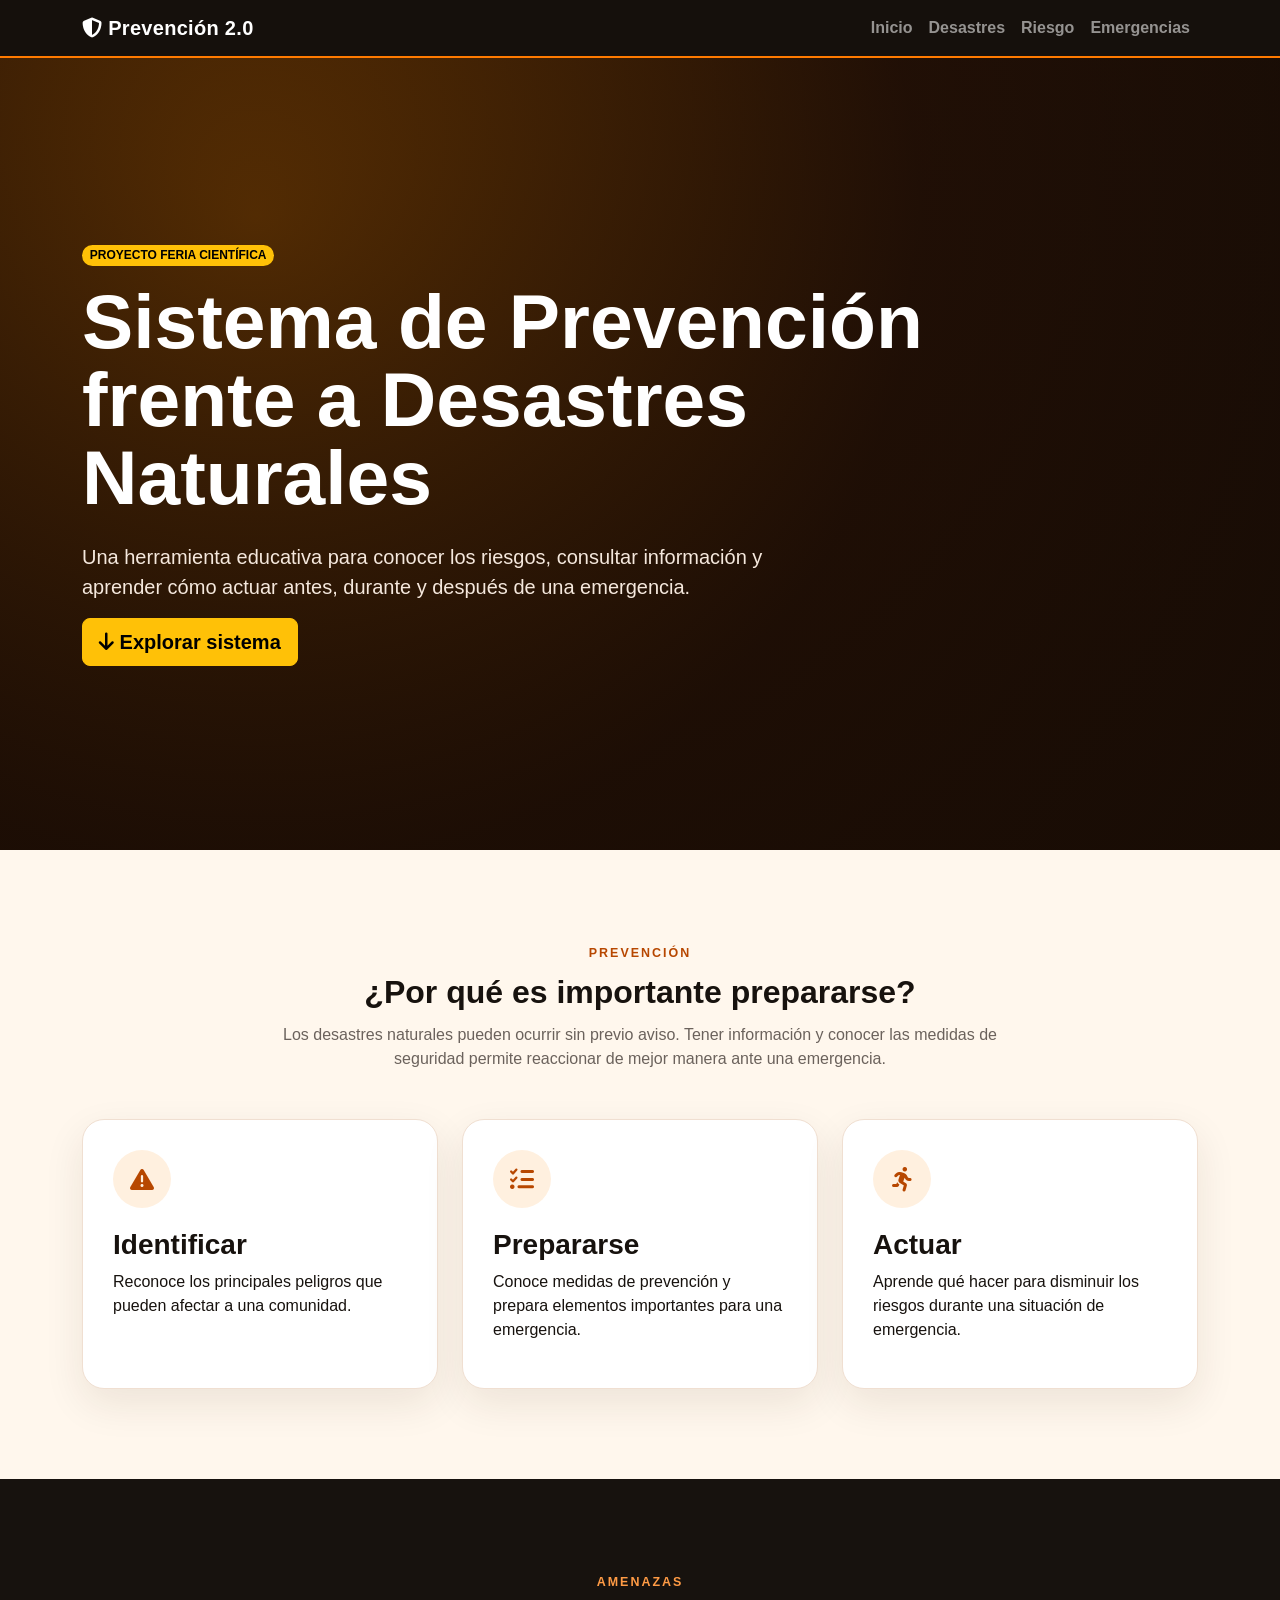
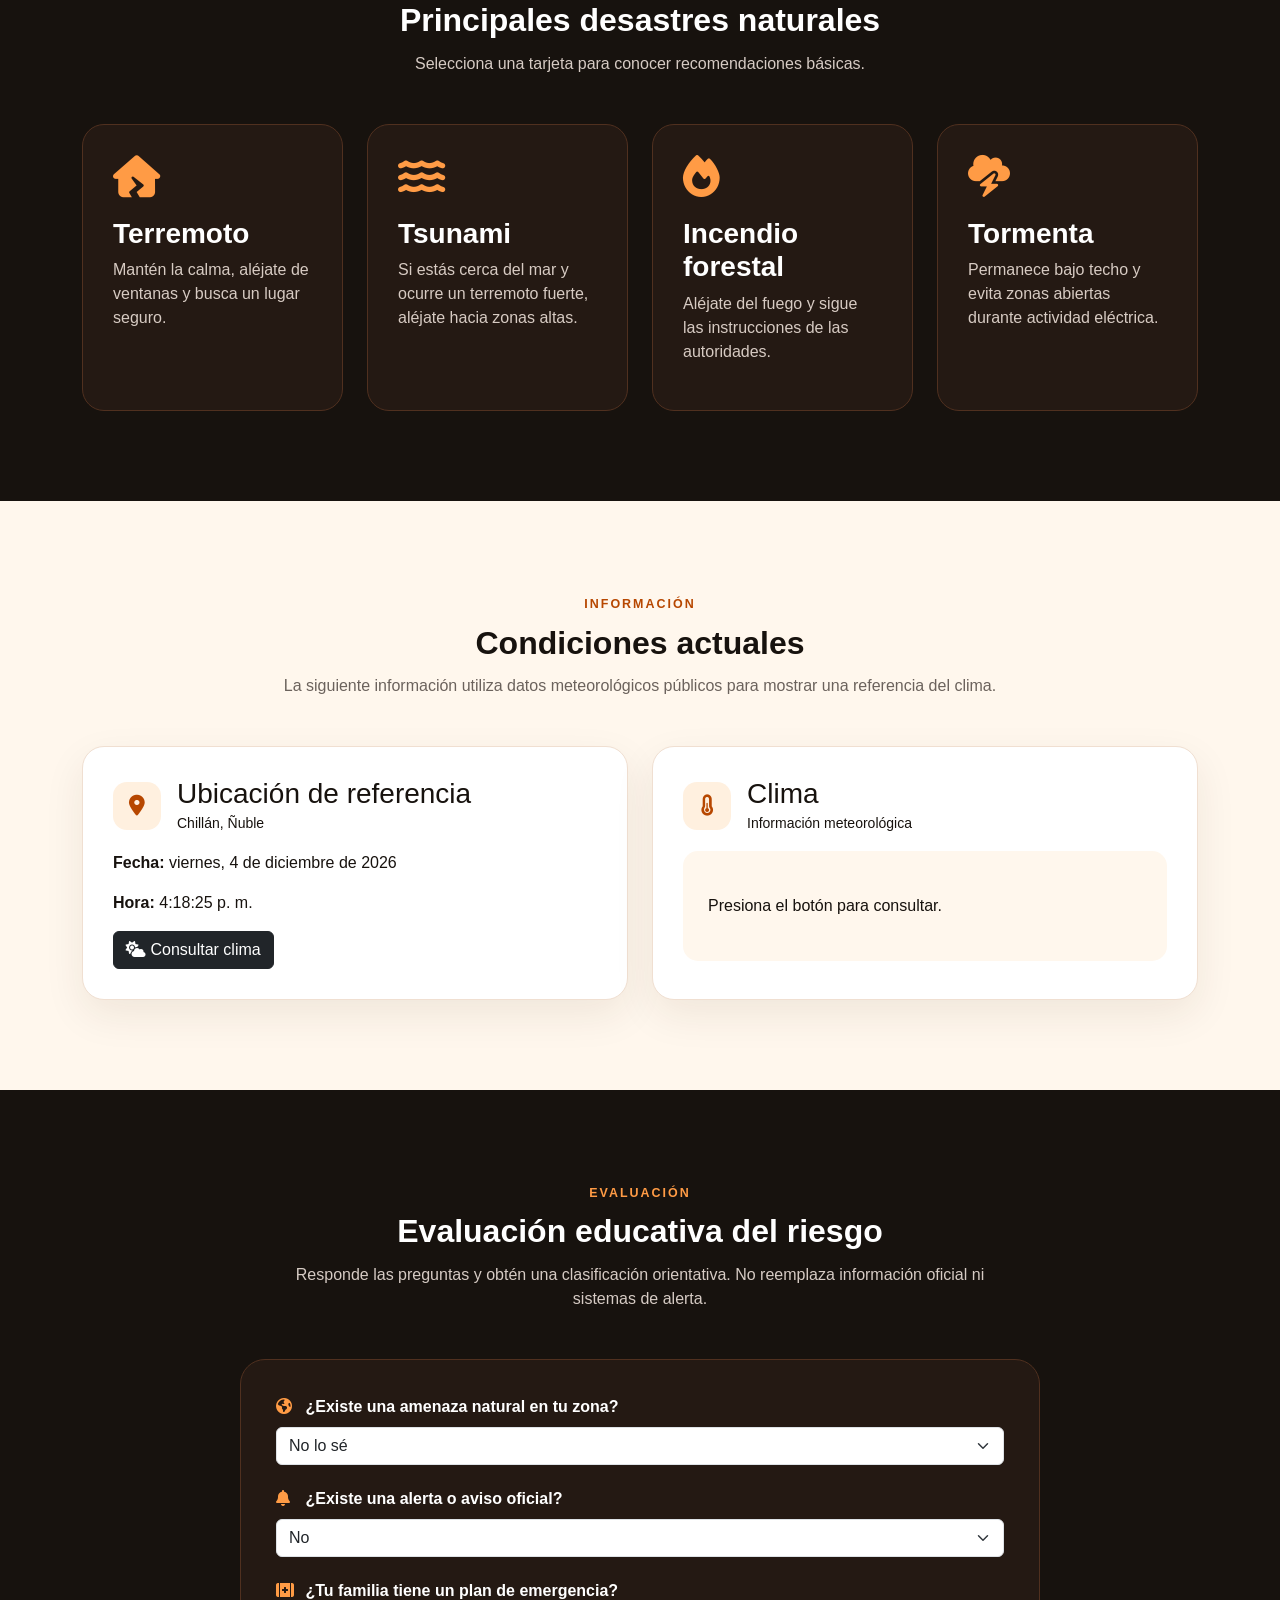
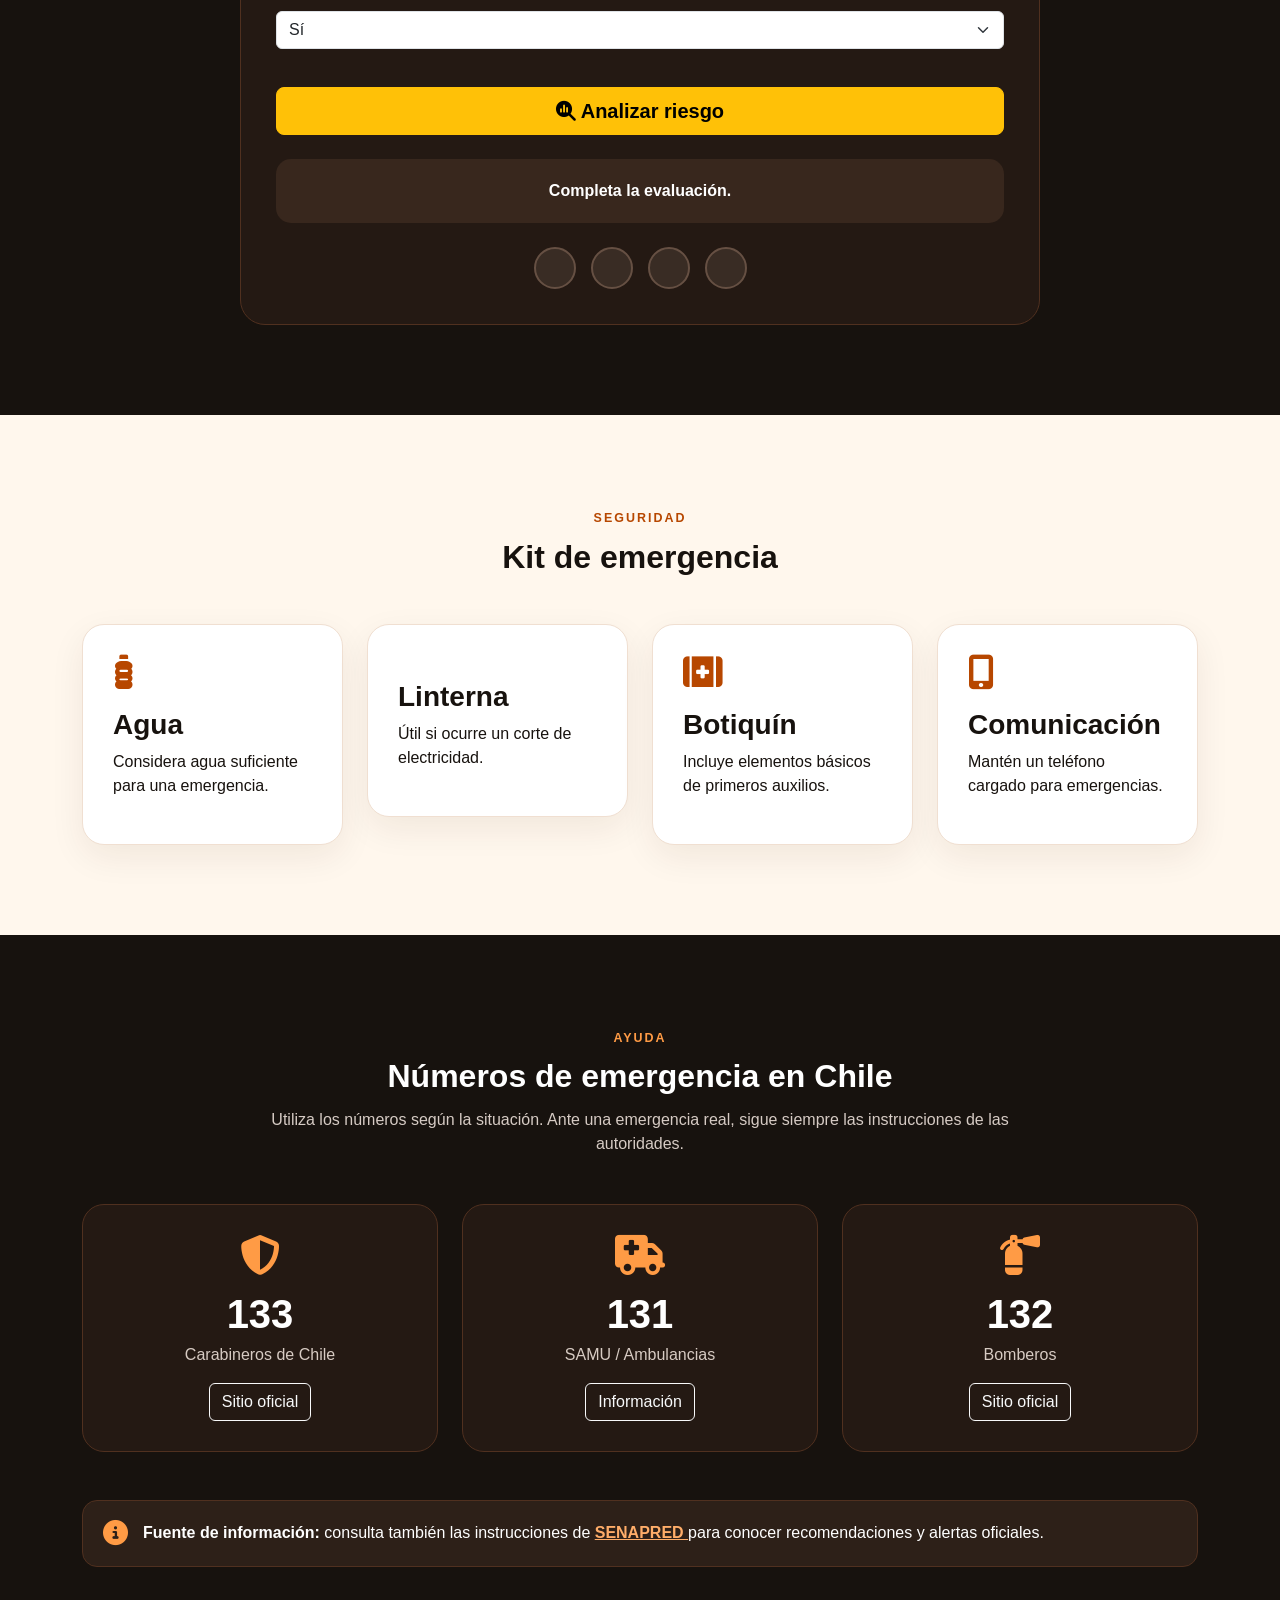
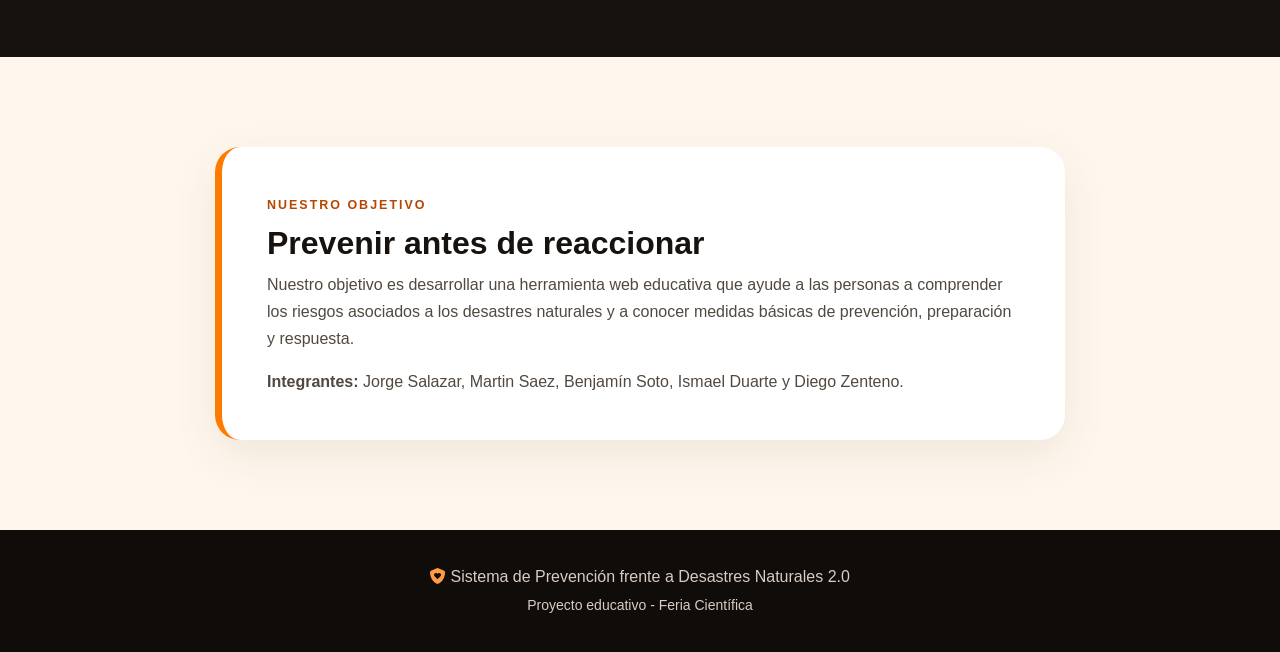
<file: index.html>
<!DOCTYPE html>
<html lang="es">
<head>
    <meta charset="UTF-8">
    <meta name="viewport" content="width=device-width, initial-scale=1.0">

    <title>Sistema de Prevención frente a Desastres Naturales 2.0</title>

    <!-- Bootstrap: estructura, navbar, tarjetas, botones y diseño responsive -->
    <link href="https://cdn.jsdelivr.net/npm/bootstrap@5.3.8/dist/css/bootstrap.min.css" rel="stylesheet">

    <!-- Font Awesome: iconos -->
    <link href="https://cdnjs.cloudflare.com/ajax/libs/font-awesome/6.7.2/css/all.min.css" rel="stylesheet">

    <!-- Nuestro CSS -->
    <link rel="stylesheet" href="estilo.css">
</head>

<body>

    <!-- NAVBAR -->
    <nav class="navbar navbar-expand-lg navbar-dark navbar-custom sticky-top">
        <div class="container">
            <a class="navbar-brand fw-bold" href="#">
                <i class="fa-solid fa-shield-halved"></i> Prevención 2.0
            </a>

            <button class="navbar-toggler" type="button" data-bs-toggle="collapse"
                    data-bs-target="#menuPrincipal">
                <span class="navbar-toggler-icon"></span>
            </button>

            <div class="collapse navbar-collapse" id="menuPrincipal">
                <ul class="navbar-nav ms-auto">
                    <li class="nav-item">
                        <a class="nav-link" href="#inicio">Inicio</a>
                    </li>
                    <li class="nav-item">
                        <a class="nav-link" href="#desastres">Desastres</a>
                    </li>
                    <li class="nav-item">
                        <a class="nav-link" href="#riesgo">Riesgo</a>
                    </li>
                    <li class="nav-item">
                        <a class="nav-link" href="#emergencias">Emergencias</a>
                    </li>
                </ul>
            </div>
        </div>
    </nav>


    <!-- PORTADA -->
    <header id="inicio" class="hero">
        <div class="container">
            <div class="hero-box">
                <span class="badge rounded-pill text-bg-warning mb-3">
                    PROYECTO FERIA CIENTÍFICA
                </span>

                <h1>Sistema de Prevención frente a Desastres Naturales</h1>

                <p class="lead">
                    Una herramienta educativa para conocer los riesgos,
                    consultar información y aprender cómo actuar antes,
                    durante y después de una emergencia.
                </p>

                <a href="#sistema" class="btn btn-warning btn-lg fw-bold">
                    <i class="fa-solid fa-arrow-down"></i> Explorar sistema
                </a>
            </div>
        </div>
    </header>


    <!-- PRESENTACIÓN -->
    <section id="sistema" class="section-padding">
        <div class="container">

            <div class="text-center mb-5">
                <span class="section-tag">PREVENCIÓN</span>
                <h2>¿Por qué es importante prepararse?</h2>
                <p class="section-description">
                    Los desastres naturales pueden ocurrir sin previo aviso.
                    Tener información y conocer las medidas de seguridad
                    permite reaccionar de mejor manera ante una emergencia.
                </p>
            </div>

            <div class="row g-4">

                <div class="col-md-4">
                    <div class="info-card h-100">
                        <div class="icon-circle">
                            <i class="fa-solid fa-triangle-exclamation"></i>
                        </div>
                        <h3>Identificar</h3>
                        <p>
                            Reconoce los principales peligros que pueden
                            afectar a una comunidad.
                        </p>
                    </div>
                </div>

                <div class="col-md-4">
                    <div class="info-card h-100">
                        <div class="icon-circle">
                            <i class="fa-solid fa-list-check"></i>
                        </div>
                        <h3>Prepararse</h3>
                        <p>
                            Conoce medidas de prevención y prepara elementos
                            importantes para una emergencia.
                        </p>
                    </div>
                </div>

                <div class="col-md-4">
                    <div class="info-card h-100">
                        <div class="icon-circle">
                            <i class="fa-solid fa-person-running"></i>
                        </div>
                        <h3>Actuar</h3>
                        <p>
                            Aprende qué hacer para disminuir los riesgos
                            durante una situación de emergencia.
                        </p>
                    </div>
                </div>

            </div>
        </div>
    </section>


    <!-- DESASTRES -->
    <section id="desastres" class="section-padding section-dark">
        <div class="container">

            <div class="text-center mb-5">
                <span class="section-tag">AMENAZAS</span>
                <h2>Principales desastres naturales</h2>
                <p class="section-description">
                    Selecciona una tarjeta para conocer recomendaciones básicas.
                </p>
            </div>

            <div class="row g-4">

                <div class="col-md-6 col-lg-3">
                    <div class="disaster-card h-100">
                        <i class="fa-solid fa-house-crack disaster-icon"></i>
                        <h3>Terremoto</h3>
                        <p>
                            Mantén la calma, aléjate de ventanas y busca
                            un lugar seguro.
                        </p>
                    </div>
                </div>

                <div class="col-md-6 col-lg-3">
                    <div class="disaster-card h-100">
                        <i class="fa-solid fa-water disaster-icon"></i>
                        <h3>Tsunami</h3>
                        <p>
                            Si estás cerca del mar y ocurre un terremoto fuerte,
                            aléjate hacia zonas altas.
                        </p>
                    </div>
                </div>

                <div class="col-md-6 col-lg-3">
                    <div class="disaster-card h-100">
                        <i class="fa-solid fa-fire disaster-icon"></i>
                        <h3>Incendio forestal</h3>
                        <p>
                            Aléjate del fuego y sigue las instrucciones
                            de las autoridades.
                        </p>
                    </div>
                </div>

                <div class="col-md-6 col-lg-3">
                    <div class="disaster-card h-100">
                        <i class="fa-solid fa-cloud-bolt disaster-icon"></i>
                        <h3>Tormenta</h3>
                        <p>
                            Permanece bajo techo y evita zonas abiertas
                            durante actividad eléctrica.
                        </p>
                    </div>
                </div>

            </div>
        </div>
    </section>


    <!-- INFORMACIÓN ACTUAL -->
    <section class="section-padding">
        <div class="container">

            <div class="text-center mb-5">
                <span class="section-tag">INFORMACIÓN</span>
                <h2>Condiciones actuales</h2>
                <p class="section-description">
                    La siguiente información utiliza datos meteorológicos
                    públicos para mostrar una referencia del clima.
                </p>
            </div>

            <div class="row g-4">

                <div class="col-lg-6">
                    <div class="dashboard-card h-100">
                        <div class="d-flex align-items-center gap-3 mb-3">
                            <div class="mini-icon">
                                <i class="fa-solid fa-location-dot"></i>
                            </div>
                            <div>
                                <h3 class="mb-0">Ubicación de referencia</h3>
                                <small>Chillán, Ñuble</small>
                            </div>
                        </div>

                        <p>
                            <strong>Fecha:</strong>
                            <span id="fechaActual">Cargando...</span>
                        </p>

                        <p>
                            <strong>Hora:</strong>
                            <span id="horaActual">Cargando...</span>
                        </p>

                        <button class="btn btn-dark" onclick="actualizarClima()">
                            <i class="fa-solid fa-cloud-sun"></i>
                            Consultar clima
                        </button>
                    </div>
                </div>

                <div class="col-lg-6">
                    <div class="dashboard-card h-100">
                        <div class="d-flex align-items-center gap-3 mb-3">
                            <div class="mini-icon">
                                <i class="fa-solid fa-temperature-half"></i>
                            </div>
                            <div>
                                <h3 class="mb-0">Clima</h3>
                                <small>Información meteorológica</small>
                            </div>
                        </div>

                        <div id="climaResultado" class="clima-result">
                            Presiona el botón para consultar.
                        </div>
                    </div>
                </div>

            </div>
        </div>
    </section>


    <!-- RIESGO -->
    <section id="riesgo" class="section-dark section-padding">
        <div class="container">

            <div class="text-center mb-5">
                <span class="section-tag">EVALUACIÓN</span>
                <h2>Evaluación educativa del riesgo</h2>
                <p class="section-description">
                    Responde las preguntas y obtén una clasificación orientativa.
                    No reemplaza información oficial ni sistemas de alerta.
                </p>
            </div>

            <div class="risk-box">

                <div class="question">
                    <label for="pregunta1">
                        <i class="fa-solid fa-earth-americas"></i>
                        ¿Existe una amenaza natural en tu zona?
                    </label>
                    <select id="pregunta1" class="form-select">
                        <option value="0">No lo sé</option>
                        <option value="1">Sí</option>
                    </select>
                </div>

                <div class="question">
                    <label for="pregunta2">
                        <i class="fa-solid fa-bell"></i>
                        ¿Existe una alerta o aviso oficial?
                    </label>
                    <select id="pregunta2" class="form-select">
                        <option value="0">No</option>
                        <option value="2">Sí</option>
                    </select>
                </div>

                <div class="question">
                    <label for="pregunta3">
                        <i class="fa-solid fa-kit-medical"></i>
                        ¿Tu familia tiene un plan de emergencia?
                    </label>
                    <select id="pregunta3" class="form-select">
                        <option value="0">Sí</option>
                        <option value="1">No</option>
                    </select>
                </div>

                <button class="btn btn-warning btn-lg w-100 mt-3 fw-bold"
                        onclick="analizarRiesgo()">
                    <i class="fa-solid fa-magnifying-glass-chart"></i>
                    Analizar riesgo
                </button>

                <div id="resultadoRiesgo" class="risk-result mt-4">
                    Completa la evaluación.
                </div>

                <div class="semaforo mt-4">
                    <div id="luzVerde" class="luz"></div>
                    <div id="luzAmarilla" class="luz"></div>
                    <div id="luzRoja" class="luz"></div>
                    <div id="luzNegra" class="luz"></div>
                </div>

            </div>
        </div>
    </section>


    <!-- RECOMENDACIONES -->
    <section class="section-padding">
        <div class="container">

            <div class="text-center mb-5">
                <span class="section-tag">SEGURIDAD</span>
                <h2>Kit de emergencia</h2>
            </div>

            <div class="row g-4">

                <div class="col-sm-6 col-lg-3">
                    <div class="kit-card">
                        <i class="fa-solid fa-bottle-water"></i>
                        <h3>Agua</h3>
                        <p>Considera agua suficiente para una emergencia.</p>
                    </div>
                </div>

                <div class="col-sm-6 col-lg-3">
                    <div class="kit-card">
                        <i class="fa-solid fa-flashlight"></i>
                        <h3>Linterna</h3>
                        <p>Útil si ocurre un corte de electricidad.</p>
                    </div>
                </div>

                <div class="col-sm-6 col-lg-3">
                    <div class="kit-card">
                        <i class="fa-solid fa-kit-medical"></i>
                        <h3>Botiquín</h3>
                        <p>Incluye elementos básicos de primeros auxilios.</p>
                    </div>
                </div>

                <div class="col-sm-6 col-lg-3">
                    <div class="kit-card">
                        <i class="fa-solid fa-mobile-screen-button"></i>
                        <h3>Comunicación</h3>
                        <p>Mantén un teléfono cargado para emergencias.</p>
                    </div>
                </div>

            </div>
        </div>
    </section>


    <!-- EMERGENCIAS -->
    <section id="emergencias" class="section-dark section-padding">
        <div class="container">

            <div class="text-center mb-5">
                <span class="section-tag">AYUDA</span>
                <h2>Números de emergencia en Chile</h2>
                <p class="section-description">
                    Utiliza los números según la situación. Ante una emergencia
                    real, sigue siempre las instrucciones de las autoridades.
                </p>
            </div>

            <div class="row g-4">

                <div class="col-md-4">
                    <div class="emergency-card">
                        <i class="fa-solid fa-shield-halved"></i>
                        <h3>133</h3>
                        <p>Carabineros de Chile</p>
                        <a href="https://www.carabineros.cl/" target="_blank"
                           class="btn btn-outline-light">
                            Sitio oficial
                        </a>
                    </div>
                </div>

                <div class="col-md-4">
                    <div class="emergency-card">
                        <i class="fa-solid fa-truck-medical"></i>
                        <h3>131</h3>
                        <p>SAMU / Ambulancias</p>
                        <a href="https://www.samu.cl/" target="_blank"
                           class="btn btn-outline-light">
                            Información
                        </a>
                    </div>
                </div>

                <div class="col-md-4">
                    <div class="emergency-card">
                        <i class="fa-solid fa-fire-extinguisher"></i>
                        <h3>132</h3>
                        <p>Bomberos</p>
                        <a href="https://www.bomberos.cl/" target="_blank"
                           class="btn btn-outline-light">
                            Sitio oficial
                        </a>
                    </div>
                </div>

            </div>

            <div class="official-box mt-5">
                <i class="fa-solid fa-circle-info"></i>
                <div>
                    <strong>Fuente de información:</strong>
                    consulta también las instrucciones de
                    <a href="https://www.senapred.cl/" target="_blank">
                        SENAPRED
                    </a>
                    para conocer recomendaciones y alertas oficiales.
                </div>
            </div>

        </div>
    </section>


    <!-- OBJETIVO -->
    <section class="section-padding">
        <div class="container">
            <div class="objective-box">
                <span class="section-tag">NUESTRO OBJETIVO</span>
                <h2>Prevenir antes de reaccionar</h2>
                <p>
                    Nuestro objetivo es desarrollar una herramienta web
                    educativa que ayude a las personas a comprender los
                    riesgos asociados a los desastres naturales y a conocer
                    medidas básicas de prevención, preparación y respuesta.
                </p>

                <p class="mb-0">
                    <strong>Integrantes:</strong>
                    Jorge Salazar, Martin Saez, Benjamín Soto,
                    Ismael Duarte y Diego Zenteno.
                </p>
            </div>
        </div>
    </section>


    <!-- FOOTER -->
    <footer>
        <div class="container text-center">
            <p class="mb-1">
                <i class="fa-solid fa-shield-heart"></i>
                Sistema de Prevención frente a Desastres Naturales 2.0
            </p>
            <small>Proyecto educativo - Feria Científica</small>
        </div>
    </footer>


    <!-- Bootstrap JS -->
    <script src="https://cdn.jsdelivr.net/npm/bootstrap@5.3.8/dist/js/bootstrap.bundle.min.js"></script>

    <!-- Nuestro JS -->
    <script src="script.js"></script>

</body>
</html>
</file>
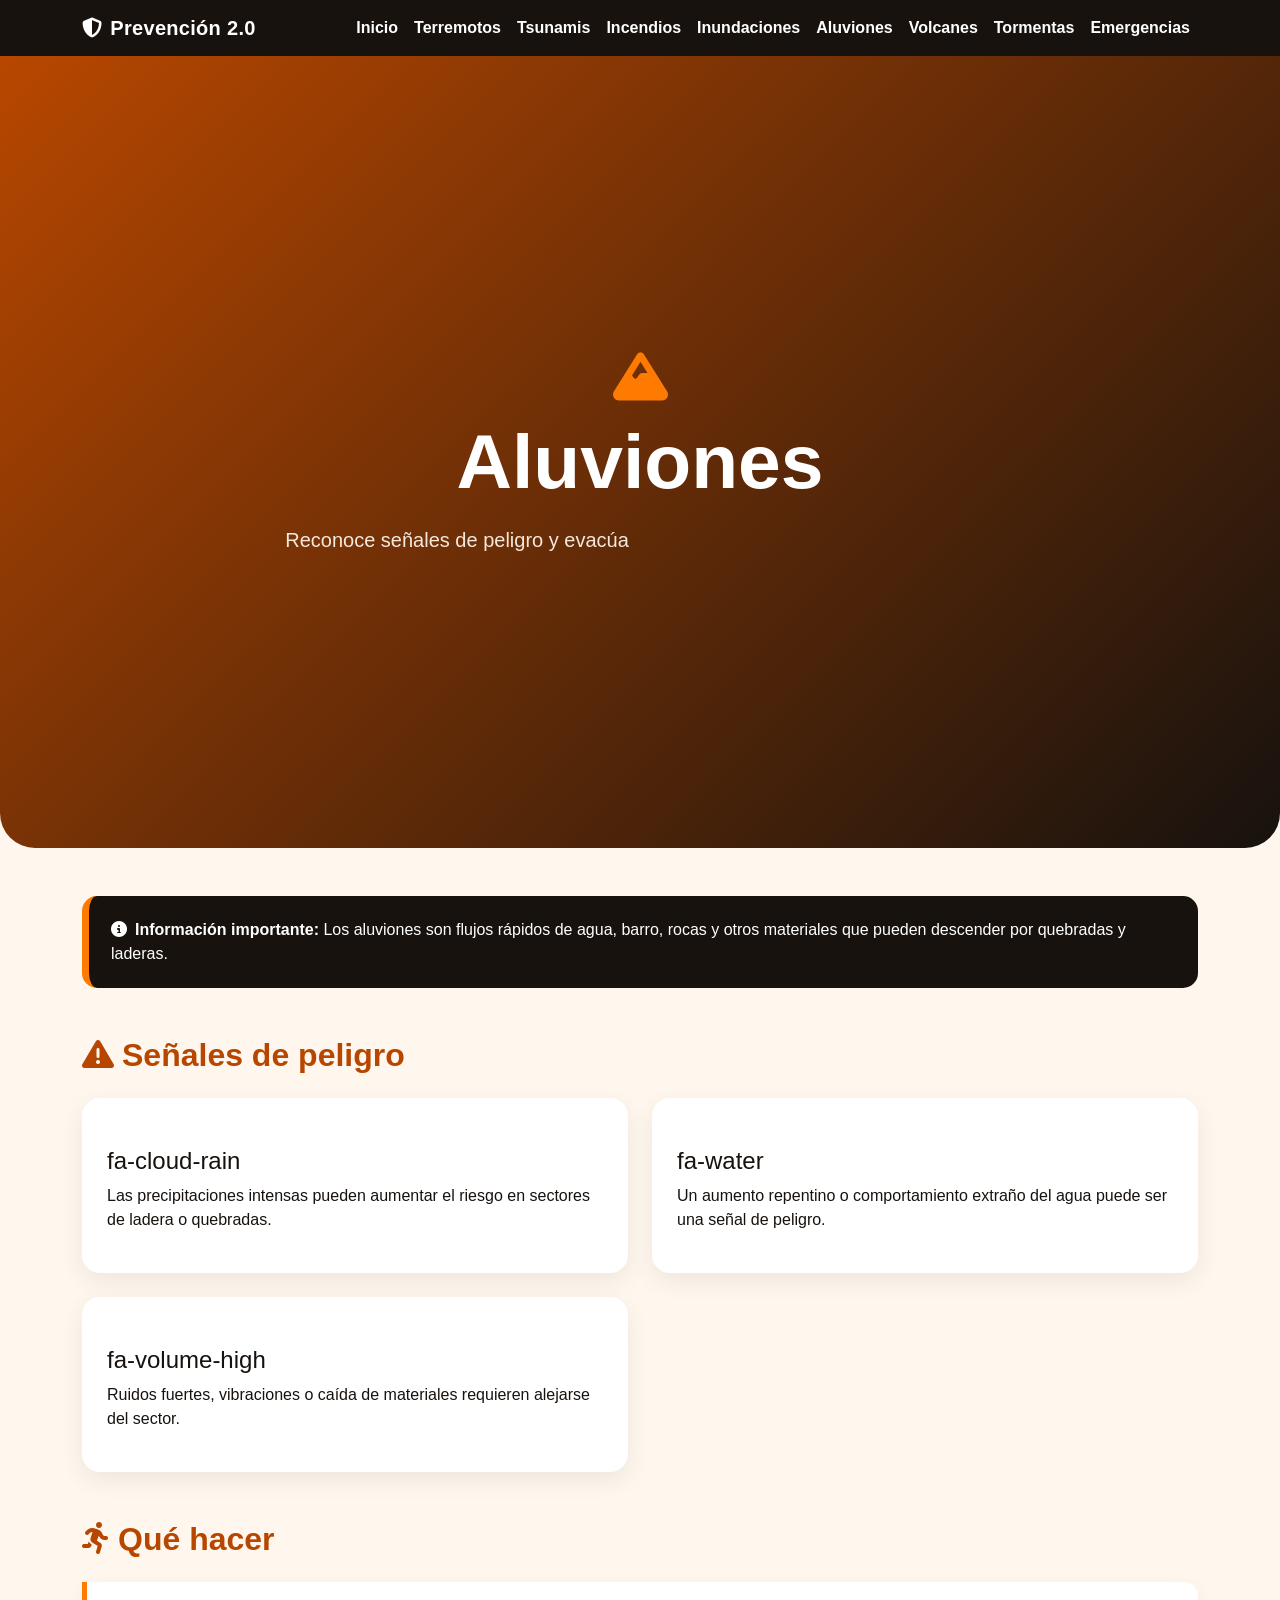
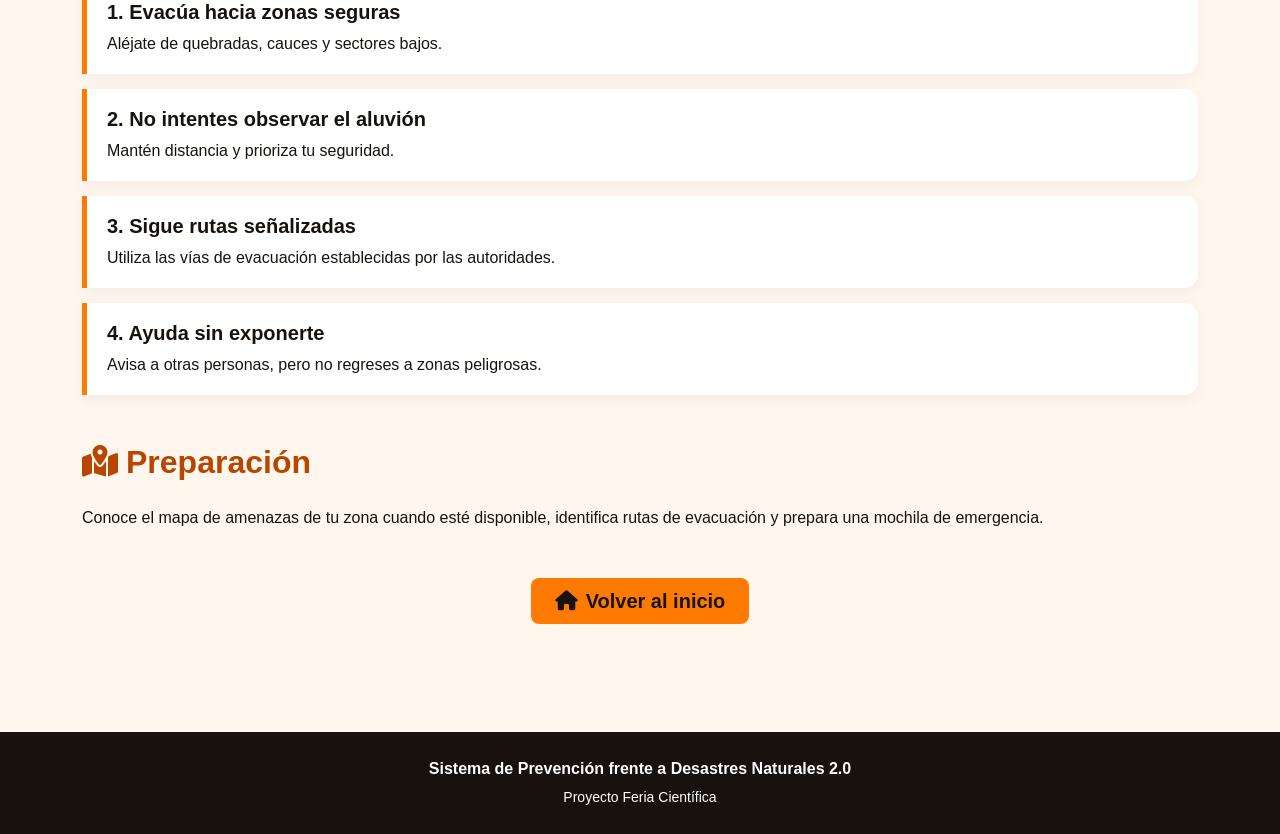
<file: paginas/aluviones.html>
<!DOCTYPE html>
<html lang="es">
<head>
<meta charset="UTF-8">
<meta name="viewport" content="width=device-width, initial-scale=1.0">
<title>Aluviones | Sistema de Prevención</title>
<link href="https://cdn.jsdelivr.net/npm/bootstrap@5.3.8/dist/css/bootstrap.min.css" rel="stylesheet">
<link href="https://cdnjs.cloudflare.com/ajax/libs/font-awesome/6.7.2/css/all.min.css" rel="stylesheet">
<link rel="stylesheet" href="../estilo.css">
<style>
body{background:#fff7ed;color:#17120e;font-family:Arial,sans-serif}
.navbar{background:#17120e!important}
.navbar-brand,.nav-link{color:#fff!important}
.nav-link:hover{color:#ff7a00!important}
.hero{background:linear-gradient(135deg,#b74700,#17120e);color:#fff;padding:70px 20px;border-radius:0 0 35px 35px}
.hero i{font-size:55px;color:#ff7a00;margin-bottom:18px}
.section-title{font-weight:800;color:#b74700}
.info-card{height:100%;border:0;border-radius:18px;box-shadow:0 8px 25px #00000012;background:#fff;padding:25px}
.info-card i{font-size:32px;color:#ff7a00;margin-bottom:15px}
.warning{background:#17120e;color:#fff;border-left:7px solid #ff7a00;border-radius:15px;padding:22px}
.step{border-left:5px solid #ff7a00;background:#fff;padding:18px 20px;margin-bottom:15px;border-radius:0 14px 14px 0;box-shadow:0 4px 15px #0000000d}
footer{background:#17120e;color:#fff;margin-top:60px;padding:25px}
.btn-orange{background:#ff7a00;color:#17120e;font-weight:700;border:0}
.btn-orange:hover{background:#b74700;color:#fff}
</style>
</head>
<body>
<nav class="navbar navbar-expand-lg">
<div class="container">
<a class="navbar-brand fw-bold" href="../index.html"><i class="fa-solid fa-shield-halved me-2"></i>Prevención 2.0</a>
<button class="navbar-toggler bg-light" type="button" data-bs-toggle="collapse" data-bs-target="#menu"><span class="navbar-toggler-icon"></span></button>
<div class="collapse navbar-collapse" id="menu">
<ul class="navbar-nav ms-auto">
<li class="nav-item"><a class="nav-link" href="../index.html">Inicio</a></li>
<li class="nav-item"><a class="nav-link" href="terremotos.html">Terremotos</a></li>
<li class="nav-item"><a class="nav-link" href="tsunamis.html">Tsunamis</a></li>
<li class="nav-item"><a class="nav-link" href="incendios.html">Incendios</a></li>
<li class="nav-item"><a class="nav-link" href="inundaciones.html">Inundaciones</a></li>
<li class="nav-item"><a class="nav-link" href="aluviones.html">Aluviones</a></li>
<li class="nav-item"><a class="nav-link" href="volcanes.html">Volcanes</a></li>
<li class="nav-item"><a class="nav-link" href="tormentas.html">Tormentas</a></li>
<li class="nav-item"><a class="nav-link" href="emergencias.html">Emergencias</a></li>
</ul></div></div></nav>

<header class="hero text-center">
<div class="container">
<i class="fa-solid fa-mountain"></i>
<h1 class="display-4 fw-bold">Aluviones</h1>
<p class="lead mb-0">Reconoce señales de peligro y evacúa</p>
</div>
</header>
<main class="container py-5">
<div class="warning mb-5"><strong><i class="fa-solid fa-circle-info me-2"></i>Información importante:</strong> Los aluviones son flujos rápidos de agua, barro, rocas y otros materiales que pueden descender por quebradas y laderas.</div>

<section class="mb-5">
<h2 class="section-title mb-4"><i class="fa-solid fa-triangle-exclamation me-2"></i>Señales de peligro</h2>
<div class="row g-4"><div class="col-md-6"><div class="info-card"><i class="fa-solid Lluvias intensas"></i><h4>fa-cloud-rain</h4><p>Las precipitaciones intensas pueden aumentar el riesgo en sectores de ladera o quebradas.</p></div></div><div class="col-md-6"><div class="info-card"><i class="fa-solid Cambios en cauces"></i><h4>fa-water</h4><p>Un aumento repentino o comportamiento extraño del agua puede ser una señal de peligro.</p></div></div><div class="col-md-6"><div class="info-card"><i class="fa-solid Ruidos o movimientos"></i><h4>fa-volume-high</h4><p>Ruidos fuertes, vibraciones o caída de materiales requieren alejarse del sector.</p></div></div></div>
</section>

<section class="mb-5">
<h2 class="section-title mb-4"><i class="fa-solid fa-person-running me-2"></i>Qué hacer</h2>
<div class="step"><h5 class="fw-bold">1. Evacúa hacia zonas seguras</h5><p class="mb-0">Aléjate de quebradas, cauces y sectores bajos.</p></div><div class="step"><h5 class="fw-bold">2. No intentes observar el aluvión</h5><p class="mb-0">Mantén distancia y prioriza tu seguridad.</p></div><div class="step"><h5 class="fw-bold">3. Sigue rutas señalizadas</h5><p class="mb-0">Utiliza las vías de evacuación establecidas por las autoridades.</p></div><div class="step"><h5 class="fw-bold">4. Ayuda sin exponerte</h5><p class="mb-0">Avisa a otras personas, pero no regreses a zonas peligrosas.</p></div>
</section>

<section class="mb-5">
<h2 class="section-title mb-4"><i class="fa-solid fa-map-location-dot me-2"></i>Preparación</h2>
<p>Conoce el mapa de amenazas de tu zona cuando esté disponible, identifica rutas de evacuación y prepara una mochila de emergencia.</p>
</section>

<div class="text-center mt-5">
<a href="../index.html" class="btn btn-orange btn-lg px-4"><i class="fa-solid fa-house me-2"></i>Volver al inicio</a>
</div>
</main>
<footer class="text-center"><p class="mb-1 fw-bold">Sistema de Prevención frente a Desastres Naturales 2.0</p><small>Proyecto Feria Científica</small></footer>
<script src="https://cdn.jsdelivr.net/npm/bootstrap@5.3.8/dist/js/bootstrap.bundle.min.js"></script>
</body></html>
</file>
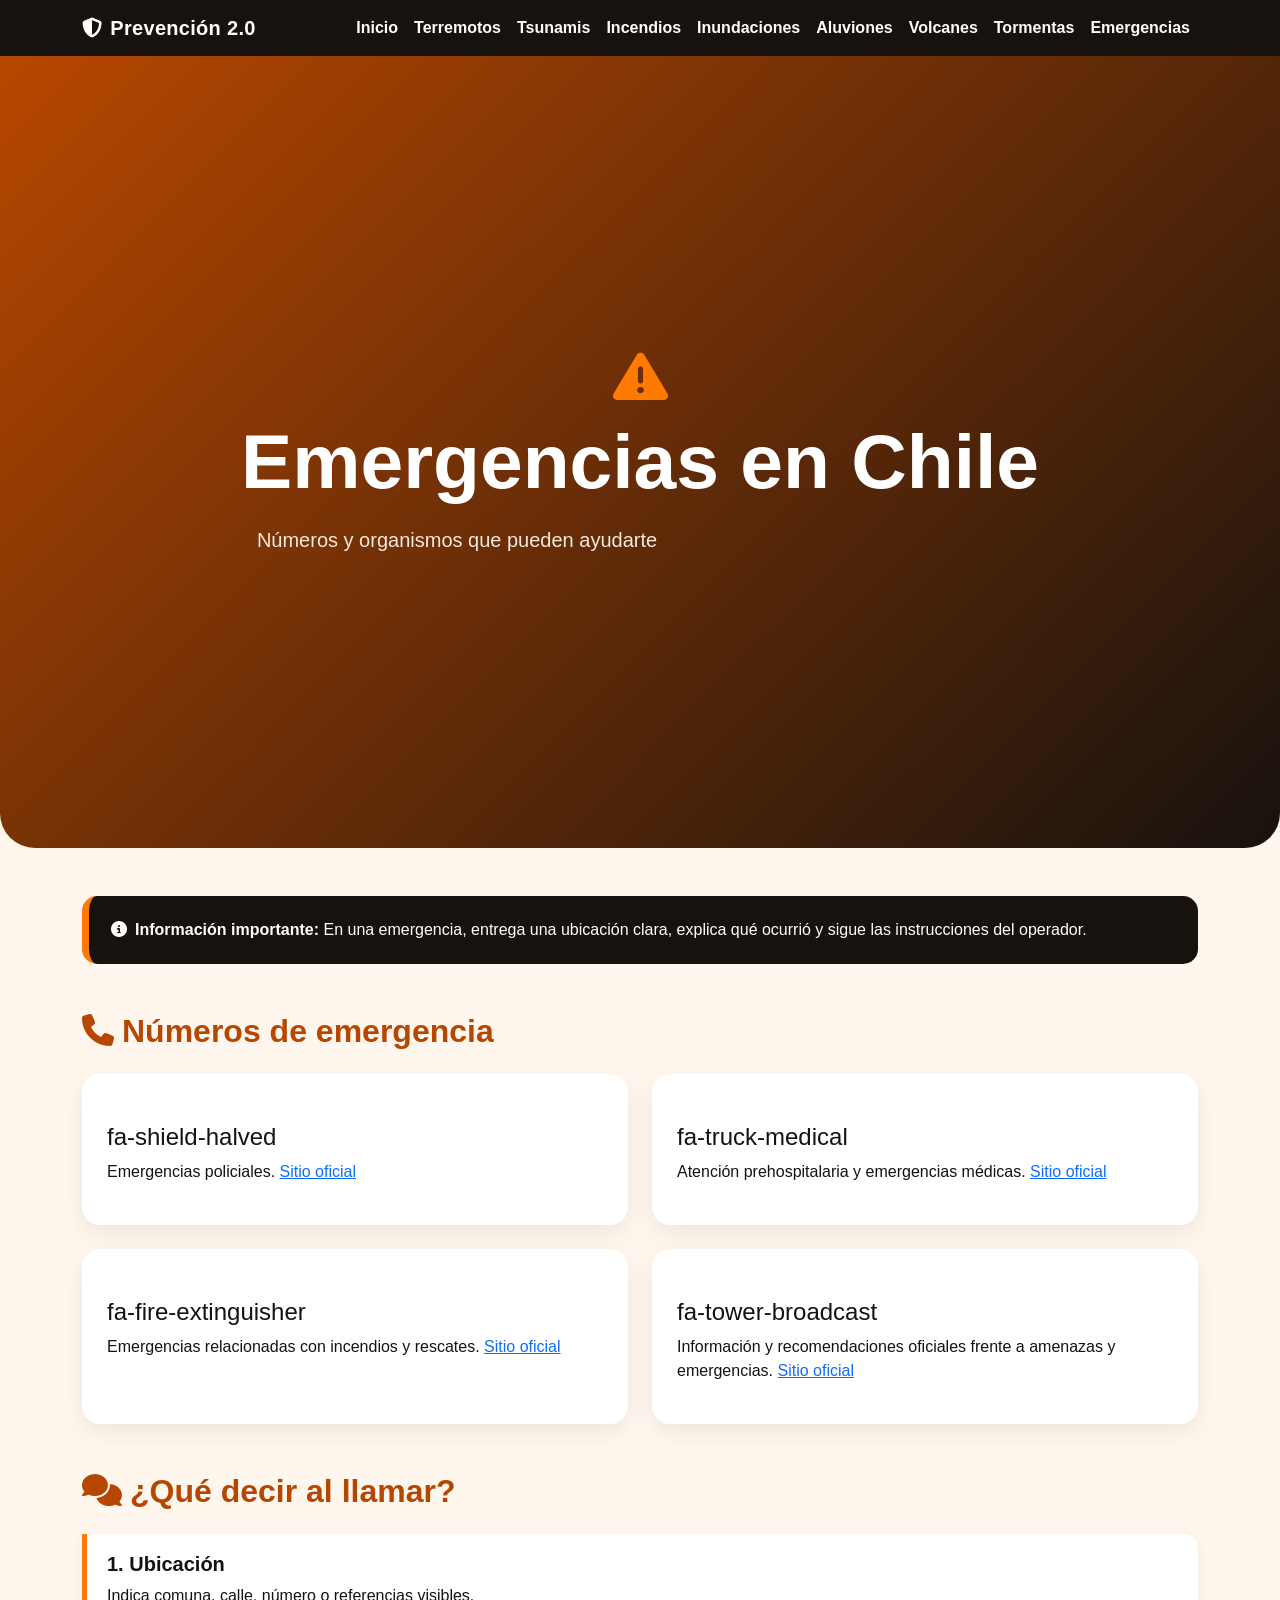
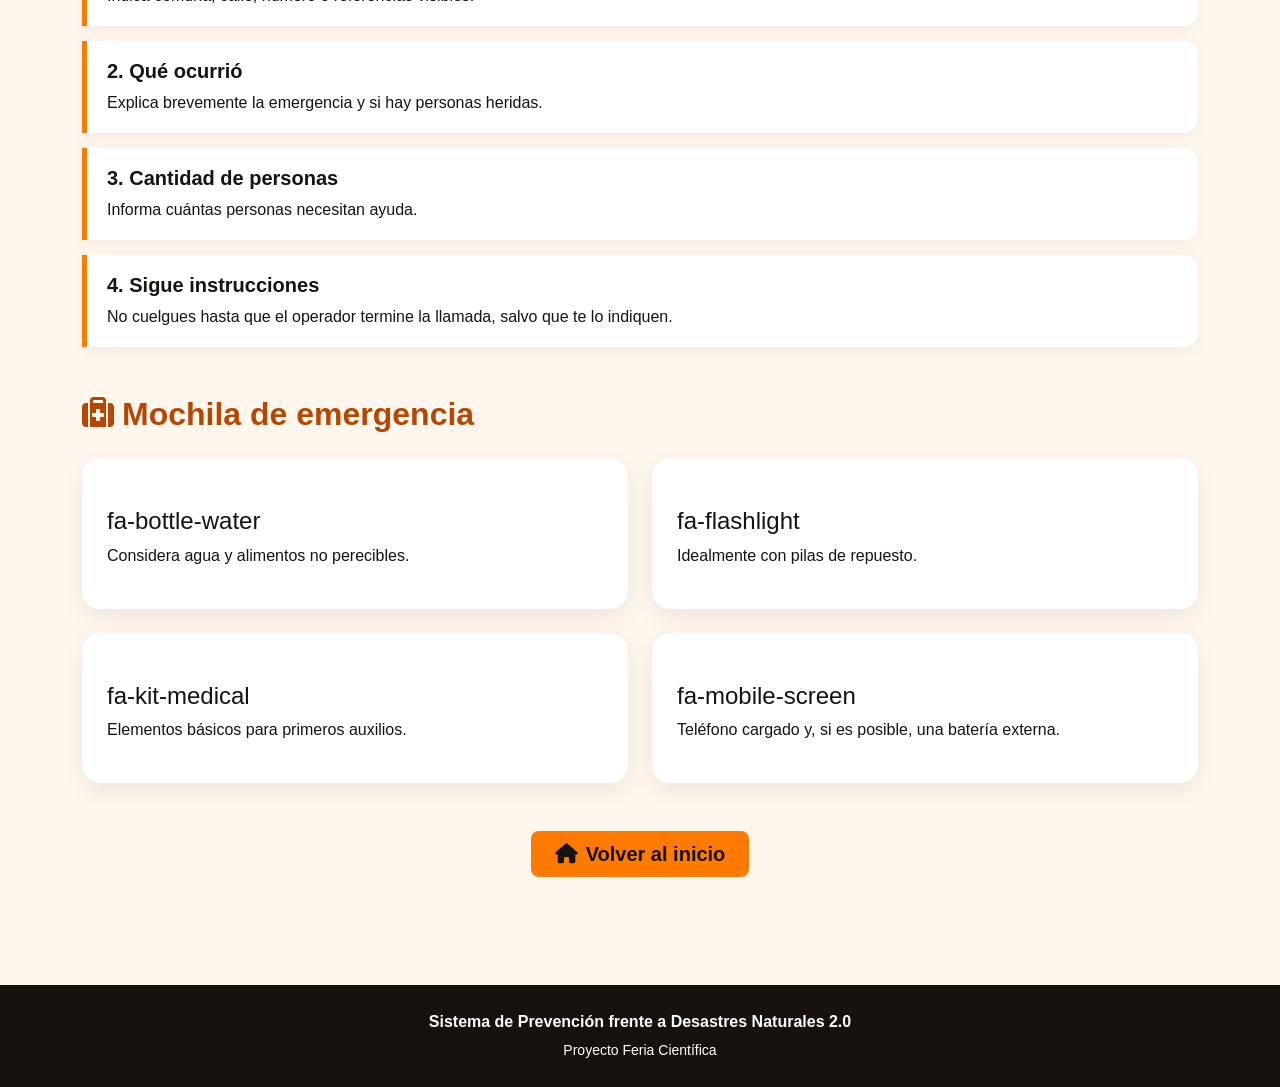
<file: paginas/emergencias.html>
<!DOCTYPE html>
<html lang="es">
<head>
<meta charset="UTF-8">
<meta name="viewport" content="width=device-width, initial-scale=1.0">
<title>Emergencias en Chile | Sistema de Prevención</title>
<link href="https://cdn.jsdelivr.net/npm/bootstrap@5.3.8/dist/css/bootstrap.min.css" rel="stylesheet">
<link href="https://cdnjs.cloudflare.com/ajax/libs/font-awesome/6.7.2/css/all.min.css" rel="stylesheet">
<link rel="stylesheet" href="../estilo.css">
<style>
body{background:#fff7ed;color:#17120e;font-family:Arial,sans-serif}
.navbar{background:#17120e!important}
.navbar-brand,.nav-link{color:#fff!important}
.nav-link:hover{color:#ff7a00!important}
.hero{background:linear-gradient(135deg,#b74700,#17120e);color:#fff;padding:70px 20px;border-radius:0 0 35px 35px}
.hero i{font-size:55px;color:#ff7a00;margin-bottom:18px}
.section-title{font-weight:800;color:#b74700}
.info-card{height:100%;border:0;border-radius:18px;box-shadow:0 8px 25px #00000012;background:#fff;padding:25px}
.info-card i{font-size:32px;color:#ff7a00;margin-bottom:15px}
.warning{background:#17120e;color:#fff;border-left:7px solid #ff7a00;border-radius:15px;padding:22px}
.step{border-left:5px solid #ff7a00;background:#fff;padding:18px 20px;margin-bottom:15px;border-radius:0 14px 14px 0;box-shadow:0 4px 15px #0000000d}
footer{background:#17120e;color:#fff;margin-top:60px;padding:25px}
.btn-orange{background:#ff7a00;color:#17120e;font-weight:700;border:0}
.btn-orange:hover{background:#b74700;color:#fff}
</style>
</head>
<body>
<nav class="navbar navbar-expand-lg">
<div class="container">
<a class="navbar-brand fw-bold" href="../index.html"><i class="fa-solid fa-shield-halved me-2"></i>Prevención 2.0</a>
<button class="navbar-toggler bg-light" type="button" data-bs-toggle="collapse" data-bs-target="#menu"><span class="navbar-toggler-icon"></span></button>
<div class="collapse navbar-collapse" id="menu">
<ul class="navbar-nav ms-auto">
<li class="nav-item"><a class="nav-link" href="../index.html">Inicio</a></li>
<li class="nav-item"><a class="nav-link" href="terremotos.html">Terremotos</a></li>
<li class="nav-item"><a class="nav-link" href="tsunamis.html">Tsunamis</a></li>
<li class="nav-item"><a class="nav-link" href="incendios.html">Incendios</a></li>
<li class="nav-item"><a class="nav-link" href="inundaciones.html">Inundaciones</a></li>
<li class="nav-item"><a class="nav-link" href="aluviones.html">Aluviones</a></li>
<li class="nav-item"><a class="nav-link" href="volcanes.html">Volcanes</a></li>
<li class="nav-item"><a class="nav-link" href="tormentas.html">Tormentas</a></li>
<li class="nav-item"><a class="nav-link" href="emergencias.html">Emergencias</a></li>
</ul></div></div></nav>

<header class="hero text-center">
<div class="container">
<i class="fa-solid fa-triangle-exclamation"></i>
<h1 class="display-4 fw-bold">Emergencias en Chile</h1>
<p class="lead mb-0">Números y organismos que pueden ayudarte</p>
</div>
</header>
<main class="container py-5">
<div class="warning mb-5"><strong><i class="fa-solid fa-circle-info me-2"></i>Información importante:</strong> En una emergencia, entrega una ubicación clara, explica qué ocurrió y sigue las instrucciones del operador.</div>

<section class="mb-5">
<h2 class="section-title mb-4"><i class="fa-solid fa-phone me-2"></i>Números de emergencia</h2>
<div class="row g-4"><div class="col-md-6"><div class="info-card"><i class="fa-solid 133 — Carabineros"></i><h4>fa-shield-halved</h4><p>Emergencias policiales. <a href="https://www.carabineros.cl/" target="_blank" rel="noopener">Sitio oficial</a></p></div></div><div class="col-md-6"><div class="info-card"><i class="fa-solid 131 — SAMU"></i><h4>fa-truck-medical</h4><p>Atención prehospitalaria y emergencias médicas. <a href="https://www.samu.cl/" target="_blank" rel="noopener">Sitio oficial</a></p></div></div><div class="col-md-6"><div class="info-card"><i class="fa-solid 132 — Bomberos"></i><h4>fa-fire-extinguisher</h4><p>Emergencias relacionadas con incendios y rescates. <a href="https://www.bomberos.cl/" target="_blank" rel="noopener">Sitio oficial</a></p></div></div><div class="col-md-6"><div class="info-card"><i class="fa-solid SENAPRED"></i><h4>fa-tower-broadcast</h4><p>Información y recomendaciones oficiales frente a amenazas y emergencias. <a href="https://www.senapred.cl/" target="_blank" rel="noopener">Sitio oficial</a></p></div></div></div>
</section>

<section class="mb-5">
<h2 class="section-title mb-4"><i class="fa-solid fa-comments me-2"></i>¿Qué decir al llamar?</h2>
<div class="step"><h5 class="fw-bold">1. Ubicación</h5><p class="mb-0">Indica comuna, calle, número o referencias visibles.</p></div><div class="step"><h5 class="fw-bold">2. Qué ocurrió</h5><p class="mb-0">Explica brevemente la emergencia y si hay personas heridas.</p></div><div class="step"><h5 class="fw-bold">3. Cantidad de personas</h5><p class="mb-0">Informa cuántas personas necesitan ayuda.</p></div><div class="step"><h5 class="fw-bold">4. Sigue instrucciones</h5><p class="mb-0">No cuelgues hasta que el operador termine la llamada, salvo que te lo indiquen.</p></div>
</section>

<section class="mb-5">
<h2 class="section-title mb-4"><i class="fa-solid fa-suitcase-medical me-2"></i>Mochila de emergencia</h2>
<div class="row g-4"><div class="col-md-6"><div class="info-card"><i class="fa-solid Agua y alimentos"></i><h4>fa-bottle-water</h4><p>Considera agua y alimentos no perecibles.</p></div></div><div class="col-md-6"><div class="info-card"><i class="fa-solid Linterna"></i><h4>fa-flashlight</h4><p>Idealmente con pilas de repuesto.</p></div></div><div class="col-md-6"><div class="info-card"><i class="fa-solid Botiquín"></i><h4>fa-kit-medical</h4><p>Elementos básicos para primeros auxilios.</p></div></div><div class="col-md-6"><div class="info-card"><i class="fa-solid Comunicación"></i><h4>fa-mobile-screen</h4><p>Teléfono cargado y, si es posible, una batería externa.</p></div></div></div>
</section>

<div class="text-center mt-5">
<a href="../index.html" class="btn btn-orange btn-lg px-4"><i class="fa-solid fa-house me-2"></i>Volver al inicio</a>
</div>
</main>
<footer class="text-center"><p class="mb-1 fw-bold">Sistema de Prevención frente a Desastres Naturales 2.0</p><small>Proyecto Feria Científica</small></footer>
<script src="https://cdn.jsdelivr.net/npm/bootstrap@5.3.8/dist/js/bootstrap.bundle.min.js"></script>
</body></html>
</file>
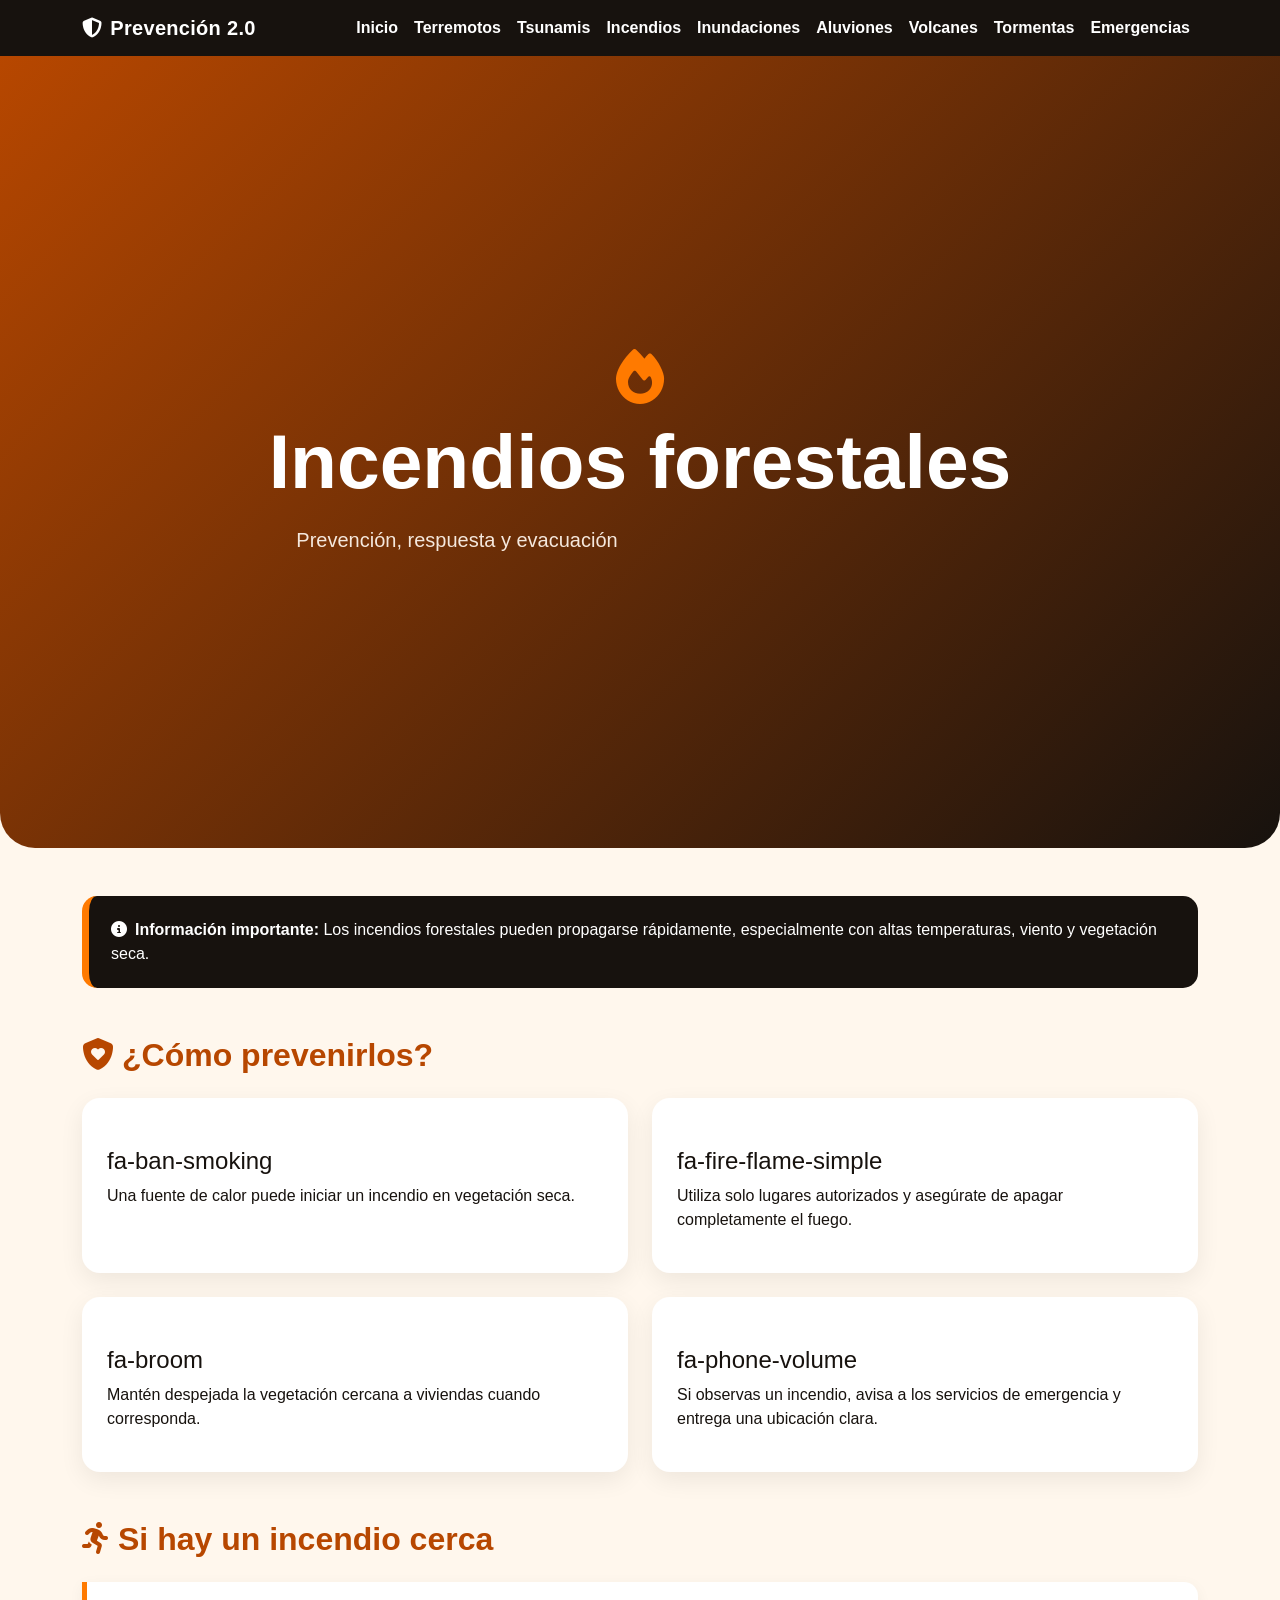
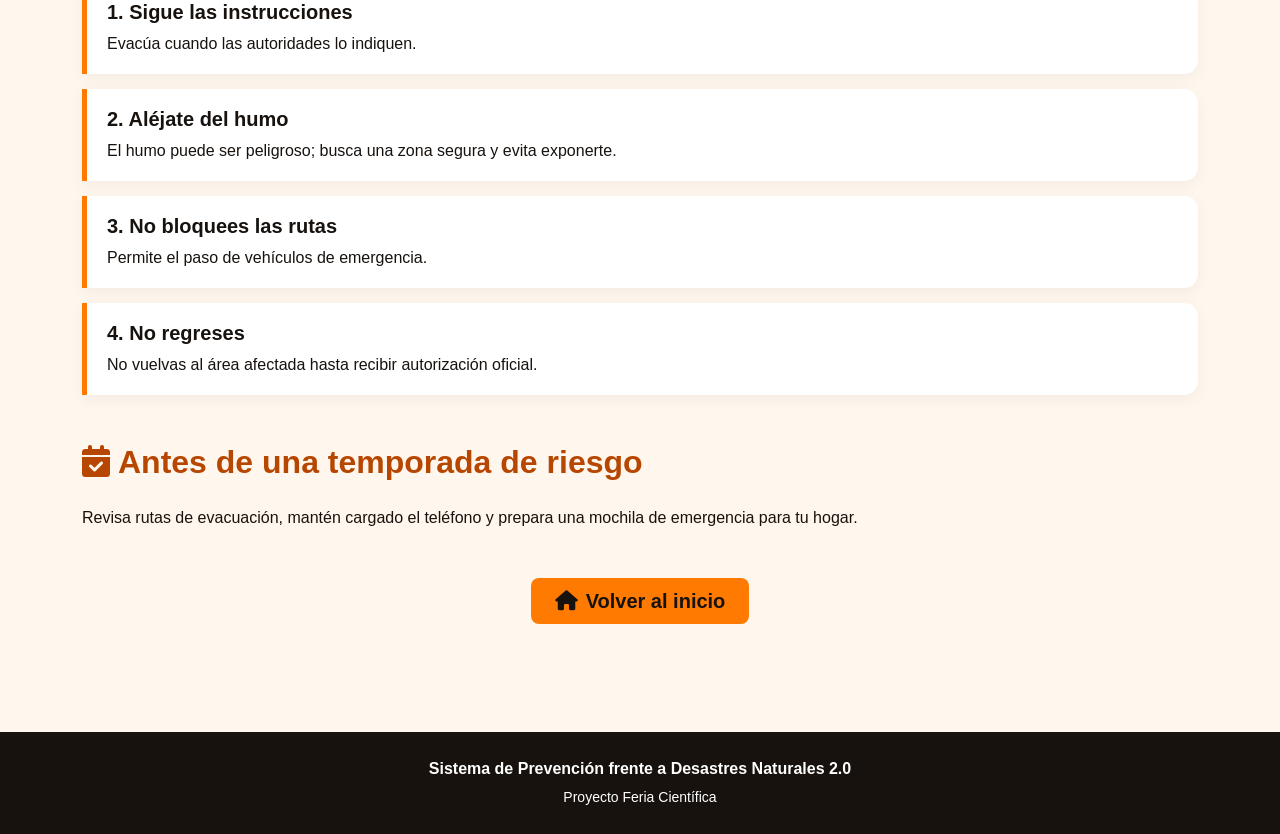
<file: paginas/incendios.html>
<!DOCTYPE html>
<html lang="es">
<head>
<meta charset="UTF-8">
<meta name="viewport" content="width=device-width, initial-scale=1.0">
<title>Incendios forestales | Sistema de Prevención</title>
<link href="https://cdn.jsdelivr.net/npm/bootstrap@5.3.8/dist/css/bootstrap.min.css" rel="stylesheet">
<link href="https://cdnjs.cloudflare.com/ajax/libs/font-awesome/6.7.2/css/all.min.css" rel="stylesheet">
<link rel="stylesheet" href="../estilo.css">
<style>
body{background:#fff7ed;color:#17120e;font-family:Arial,sans-serif}
.navbar{background:#17120e!important}
.navbar-brand,.nav-link{color:#fff!important}
.nav-link:hover{color:#ff7a00!important}
.hero{background:linear-gradient(135deg,#b74700,#17120e);color:#fff;padding:70px 20px;border-radius:0 0 35px 35px}
.hero i{font-size:55px;color:#ff7a00;margin-bottom:18px}
.section-title{font-weight:800;color:#b74700}
.info-card{height:100%;border:0;border-radius:18px;box-shadow:0 8px 25px #00000012;background:#fff;padding:25px}
.info-card i{font-size:32px;color:#ff7a00;margin-bottom:15px}
.warning{background:#17120e;color:#fff;border-left:7px solid #ff7a00;border-radius:15px;padding:22px}
.step{border-left:5px solid #ff7a00;background:#fff;padding:18px 20px;margin-bottom:15px;border-radius:0 14px 14px 0;box-shadow:0 4px 15px #0000000d}
footer{background:#17120e;color:#fff;margin-top:60px;padding:25px}
.btn-orange{background:#ff7a00;color:#17120e;font-weight:700;border:0}
.btn-orange:hover{background:#b74700;color:#fff}
</style>
</head>
<body>
<nav class="navbar navbar-expand-lg">
<div class="container">
<a class="navbar-brand fw-bold" href="../index.html"><i class="fa-solid fa-shield-halved me-2"></i>Prevención 2.0</a>
<button class="navbar-toggler bg-light" type="button" data-bs-toggle="collapse" data-bs-target="#menu"><span class="navbar-toggler-icon"></span></button>
<div class="collapse navbar-collapse" id="menu">
<ul class="navbar-nav ms-auto">
<li class="nav-item"><a class="nav-link" href="../index.html">Inicio</a></li>
<li class="nav-item"><a class="nav-link" href="terremotos.html">Terremotos</a></li>
<li class="nav-item"><a class="nav-link" href="tsunamis.html">Tsunamis</a></li>
<li class="nav-item"><a class="nav-link" href="incendios.html">Incendios</a></li>
<li class="nav-item"><a class="nav-link" href="inundaciones.html">Inundaciones</a></li>
<li class="nav-item"><a class="nav-link" href="aluviones.html">Aluviones</a></li>
<li class="nav-item"><a class="nav-link" href="volcanes.html">Volcanes</a></li>
<li class="nav-item"><a class="nav-link" href="tormentas.html">Tormentas</a></li>
<li class="nav-item"><a class="nav-link" href="emergencias.html">Emergencias</a></li>
</ul></div></div></nav>

<header class="hero text-center">
<div class="container">
<i class="fa-solid fa-fire"></i>
<h1 class="display-4 fw-bold">Incendios forestales</h1>
<p class="lead mb-0">Prevención, respuesta y evacuación</p>
</div>
</header>
<main class="container py-5">
<div class="warning mb-5"><strong><i class="fa-solid fa-circle-info me-2"></i>Información importante:</strong> Los incendios forestales pueden propagarse rápidamente, especialmente con altas temperaturas, viento y vegetación seca.</div>

<section class="mb-5">
<h2 class="section-title mb-4"><i class="fa-solid fa-shield-heart me-2"></i>¿Cómo prevenirlos?</h2>
<div class="row g-4"><div class="col-md-6"><div class="info-card"><i class="fa-solid No arrojes colillas"></i><h4>fa-ban-smoking</h4><p>Una fuente de calor puede iniciar un incendio en vegetación seca.</p></div></div><div class="col-md-6"><div class="info-card"><i class="fa-solid Evita fogatas irresponsables"></i><h4>fa-fire-flame-simple</h4><p>Utiliza solo lugares autorizados y asegúrate de apagar completamente el fuego.</p></div></div><div class="col-md-6"><div class="info-card"><i class="fa-solid Limpia el entorno"></i><h4>fa-broom</h4><p>Mantén despejada la vegetación cercana a viviendas cuando corresponda.</p></div></div><div class="col-md-6"><div class="info-card"><i class="fa-solid Informa rápidamente"></i><h4>fa-phone-volume</h4><p>Si observas un incendio, avisa a los servicios de emergencia y entrega una ubicación clara.</p></div></div></div>
</section>

<section class="mb-5">
<h2 class="section-title mb-4"><i class="fa-solid fa-person-running me-2"></i>Si hay un incendio cerca</h2>
<div class="step"><h5 class="fw-bold">1. Sigue las instrucciones</h5><p class="mb-0">Evacúa cuando las autoridades lo indiquen.</p></div><div class="step"><h5 class="fw-bold">2. Aléjate del humo</h5><p class="mb-0">El humo puede ser peligroso; busca una zona segura y evita exponerte.</p></div><div class="step"><h5 class="fw-bold">3. No bloquees las rutas</h5><p class="mb-0">Permite el paso de vehículos de emergencia.</p></div><div class="step"><h5 class="fw-bold">4. No regreses</h5><p class="mb-0">No vuelvas al área afectada hasta recibir autorización oficial.</p></div>
</section>

<section class="mb-5">
<h2 class="section-title mb-4"><i class="fa-solid fa-calendar-check me-2"></i>Antes de una temporada de riesgo</h2>
<p>Revisa rutas de evacuación, mantén cargado el teléfono y prepara una mochila de emergencia para tu hogar.</p>
</section>

<div class="text-center mt-5">
<a href="../index.html" class="btn btn-orange btn-lg px-4"><i class="fa-solid fa-house me-2"></i>Volver al inicio</a>
</div>
</main>
<footer class="text-center"><p class="mb-1 fw-bold">Sistema de Prevención frente a Desastres Naturales 2.0</p><small>Proyecto Feria Científica</small></footer>
<script src="https://cdn.jsdelivr.net/npm/bootstrap@5.3.8/dist/js/bootstrap.bundle.min.js"></script>
</body></html>
</file>
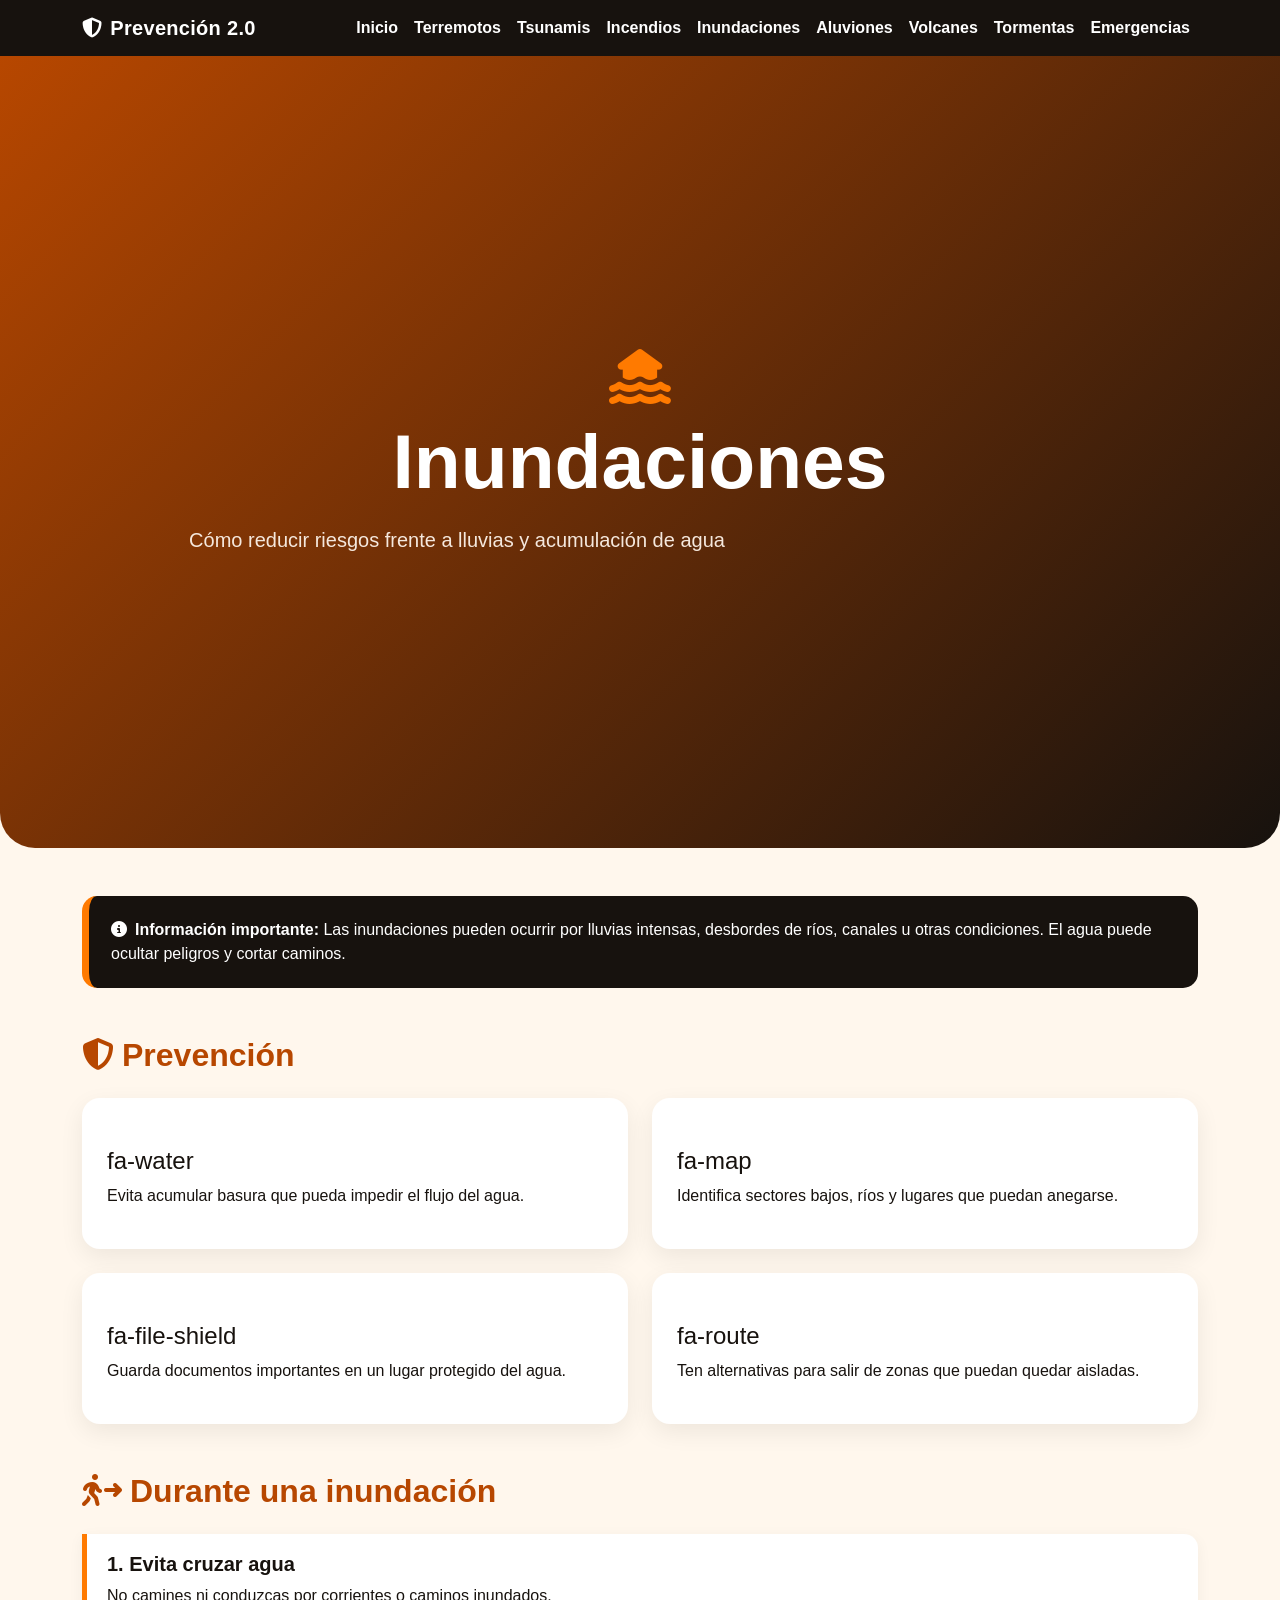
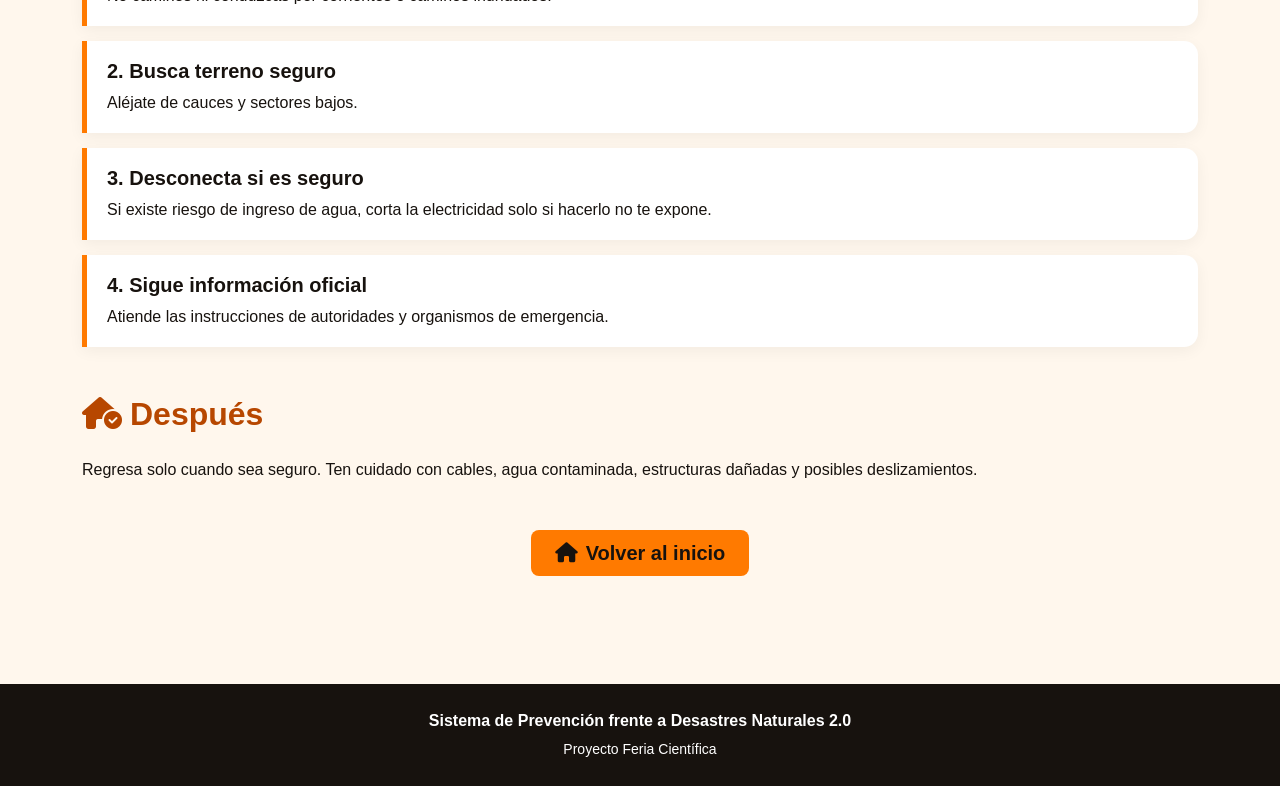
<file: paginas/inundaciones.html>
<!DOCTYPE html>
<html lang="es">
<head>
<meta charset="UTF-8">
<meta name="viewport" content="width=device-width, initial-scale=1.0">
<title>Inundaciones | Sistema de Prevención</title>
<link href="https://cdn.jsdelivr.net/npm/bootstrap@5.3.8/dist/css/bootstrap.min.css" rel="stylesheet">
<link href="https://cdnjs.cloudflare.com/ajax/libs/font-awesome/6.7.2/css/all.min.css" rel="stylesheet">
<link rel="stylesheet" href="../estilo.css">
<style>
body{background:#fff7ed;color:#17120e;font-family:Arial,sans-serif}
.navbar{background:#17120e!important}
.navbar-brand,.nav-link{color:#fff!important}
.nav-link:hover{color:#ff7a00!important}
.hero{background:linear-gradient(135deg,#b74700,#17120e);color:#fff;padding:70px 20px;border-radius:0 0 35px 35px}
.hero i{font-size:55px;color:#ff7a00;margin-bottom:18px}
.section-title{font-weight:800;color:#b74700}
.info-card{height:100%;border:0;border-radius:18px;box-shadow:0 8px 25px #00000012;background:#fff;padding:25px}
.info-card i{font-size:32px;color:#ff7a00;margin-bottom:15px}
.warning{background:#17120e;color:#fff;border-left:7px solid #ff7a00;border-radius:15px;padding:22px}
.step{border-left:5px solid #ff7a00;background:#fff;padding:18px 20px;margin-bottom:15px;border-radius:0 14px 14px 0;box-shadow:0 4px 15px #0000000d}
footer{background:#17120e;color:#fff;margin-top:60px;padding:25px}
.btn-orange{background:#ff7a00;color:#17120e;font-weight:700;border:0}
.btn-orange:hover{background:#b74700;color:#fff}
</style>
</head>
<body>
<nav class="navbar navbar-expand-lg">
<div class="container">
<a class="navbar-brand fw-bold" href="../index.html"><i class="fa-solid fa-shield-halved me-2"></i>Prevención 2.0</a>
<button class="navbar-toggler bg-light" type="button" data-bs-toggle="collapse" data-bs-target="#menu"><span class="navbar-toggler-icon"></span></button>
<div class="collapse navbar-collapse" id="menu">
<ul class="navbar-nav ms-auto">
<li class="nav-item"><a class="nav-link" href="../index.html">Inicio</a></li>
<li class="nav-item"><a class="nav-link" href="terremotos.html">Terremotos</a></li>
<li class="nav-item"><a class="nav-link" href="tsunamis.html">Tsunamis</a></li>
<li class="nav-item"><a class="nav-link" href="incendios.html">Incendios</a></li>
<li class="nav-item"><a class="nav-link" href="inundaciones.html">Inundaciones</a></li>
<li class="nav-item"><a class="nav-link" href="aluviones.html">Aluviones</a></li>
<li class="nav-item"><a class="nav-link" href="volcanes.html">Volcanes</a></li>
<li class="nav-item"><a class="nav-link" href="tormentas.html">Tormentas</a></li>
<li class="nav-item"><a class="nav-link" href="emergencias.html">Emergencias</a></li>
</ul></div></div></nav>

<header class="hero text-center">
<div class="container">
<i class="fa-solid fa-house-flood-water"></i>
<h1 class="display-4 fw-bold">Inundaciones</h1>
<p class="lead mb-0">Cómo reducir riesgos frente a lluvias y acumulación de agua</p>
</div>
</header>
<main class="container py-5">
<div class="warning mb-5"><strong><i class="fa-solid fa-circle-info me-2"></i>Información importante:</strong> Las inundaciones pueden ocurrir por lluvias intensas, desbordes de ríos, canales u otras condiciones. El agua puede ocultar peligros y cortar caminos.</div>

<section class="mb-5">
<h2 class="section-title mb-4"><i class="fa-solid fa-shield-halved me-2"></i>Prevención</h2>
<div class="row g-4"><div class="col-md-6"><div class="info-card"><i class="fa-solid Mantén despejados los desagües"></i><h4>fa-water</h4><p>Evita acumular basura que pueda impedir el flujo del agua.</p></div></div><div class="col-md-6"><div class="info-card"><i class="fa-solid Conoce zonas de riesgo"></i><h4>fa-map</h4><p>Identifica sectores bajos, ríos y lugares que puedan anegarse.</p></div></div><div class="col-md-6"><div class="info-card"><i class="fa-solid Protege documentos"></i><h4>fa-file-shield</h4><p>Guarda documentos importantes en un lugar protegido del agua.</p></div></div><div class="col-md-6"><div class="info-card"><i class="fa-solid Planifica rutas"></i><h4>fa-route</h4><p>Ten alternativas para salir de zonas que puedan quedar aisladas.</p></div></div></div>
</section>

<section class="mb-5">
<h2 class="section-title mb-4"><i class="fa-solid fa-person-walking-arrow-right me-2"></i>Durante una inundación</h2>
<div class="step"><h5 class="fw-bold">1. Evita cruzar agua</h5><p class="mb-0">No camines ni conduzcas por corrientes o caminos inundados.</p></div><div class="step"><h5 class="fw-bold">2. Busca terreno seguro</h5><p class="mb-0">Aléjate de cauces y sectores bajos.</p></div><div class="step"><h5 class="fw-bold">3. Desconecta si es seguro</h5><p class="mb-0">Si existe riesgo de ingreso de agua, corta la electricidad solo si hacerlo no te expone.</p></div><div class="step"><h5 class="fw-bold">4. Sigue información oficial</h5><p class="mb-0">Atiende las instrucciones de autoridades y organismos de emergencia.</p></div>
</section>

<section class="mb-5">
<h2 class="section-title mb-4"><i class="fa-solid fa-house-circle-check me-2"></i>Después</h2>
<p>Regresa solo cuando sea seguro. Ten cuidado con cables, agua contaminada, estructuras dañadas y posibles deslizamientos.</p>
</section>

<div class="text-center mt-5">
<a href="../index.html" class="btn btn-orange btn-lg px-4"><i class="fa-solid fa-house me-2"></i>Volver al inicio</a>
</div>
</main>
<footer class="text-center"><p class="mb-1 fw-bold">Sistema de Prevención frente a Desastres Naturales 2.0</p><small>Proyecto Feria Científica</small></footer>
<script src="https://cdn.jsdelivr.net/npm/bootstrap@5.3.8/dist/js/bootstrap.bundle.min.js"></script>
</body></html>
</file>
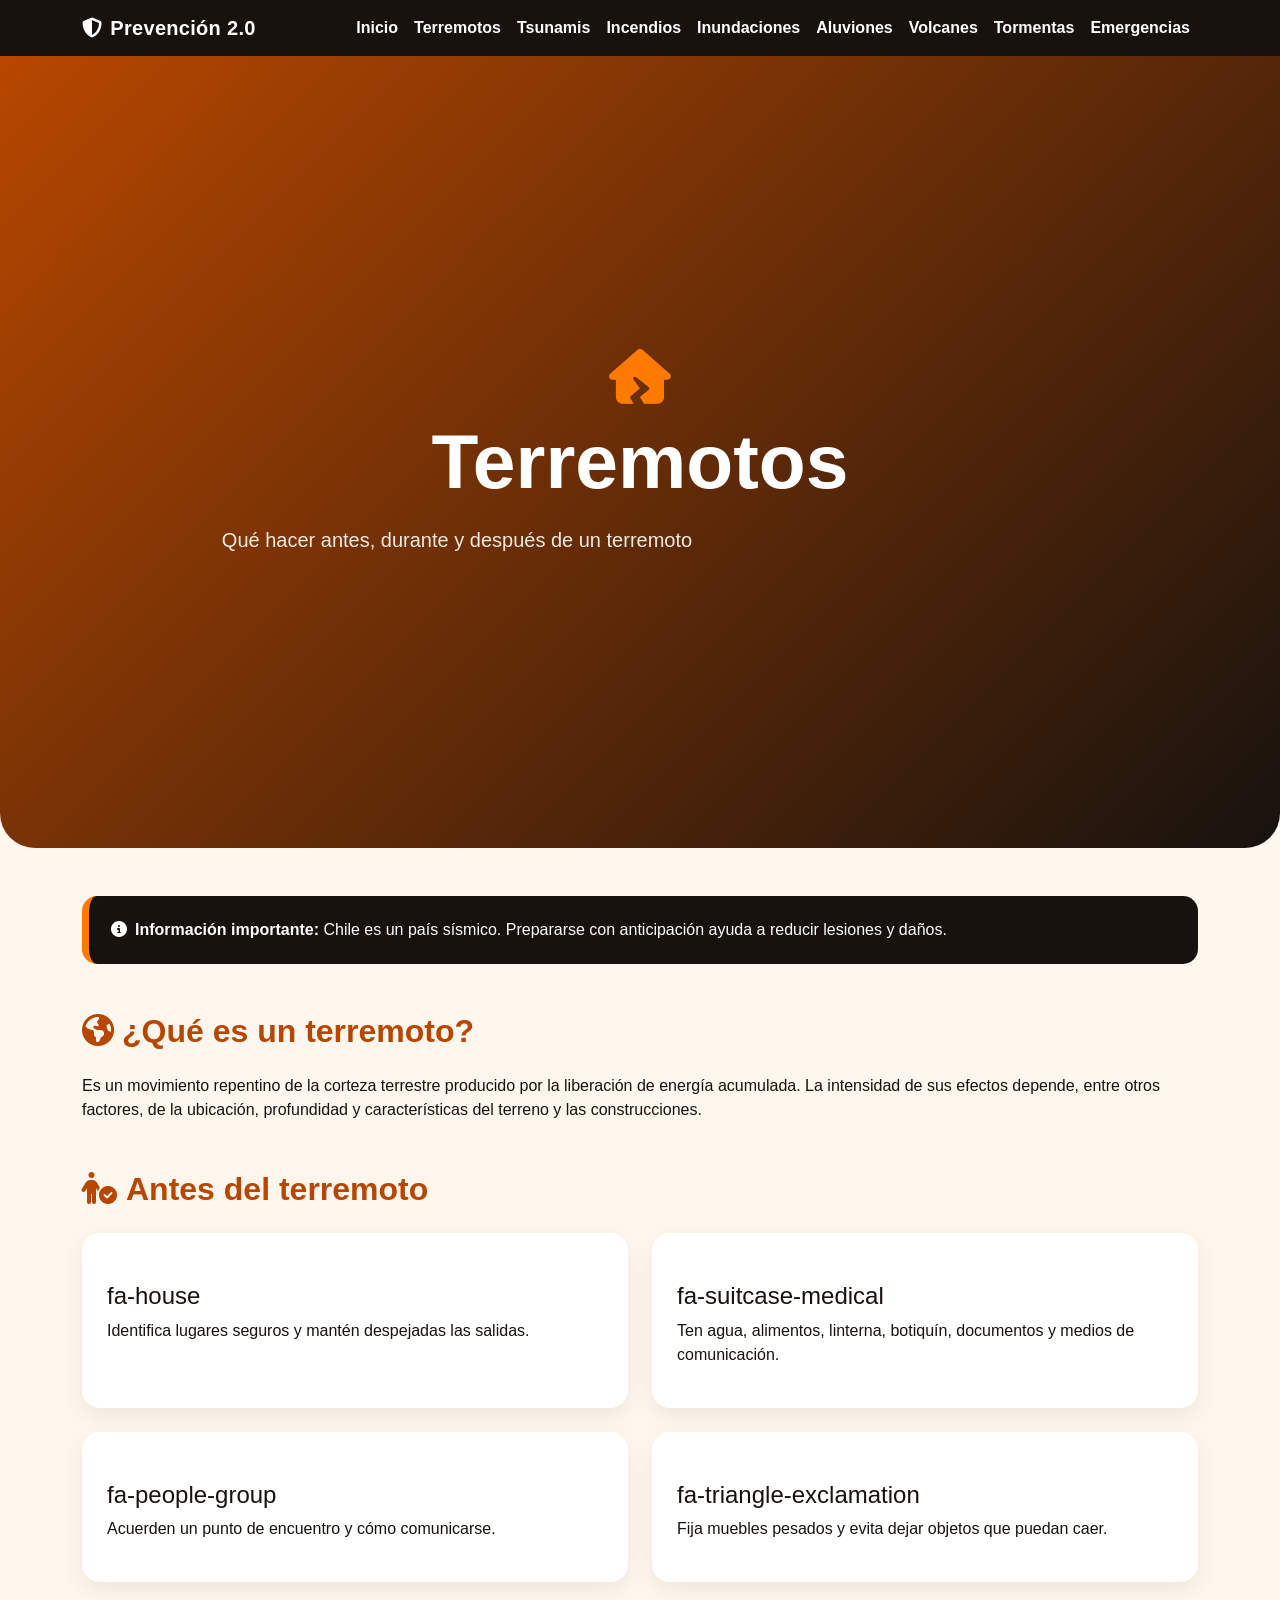
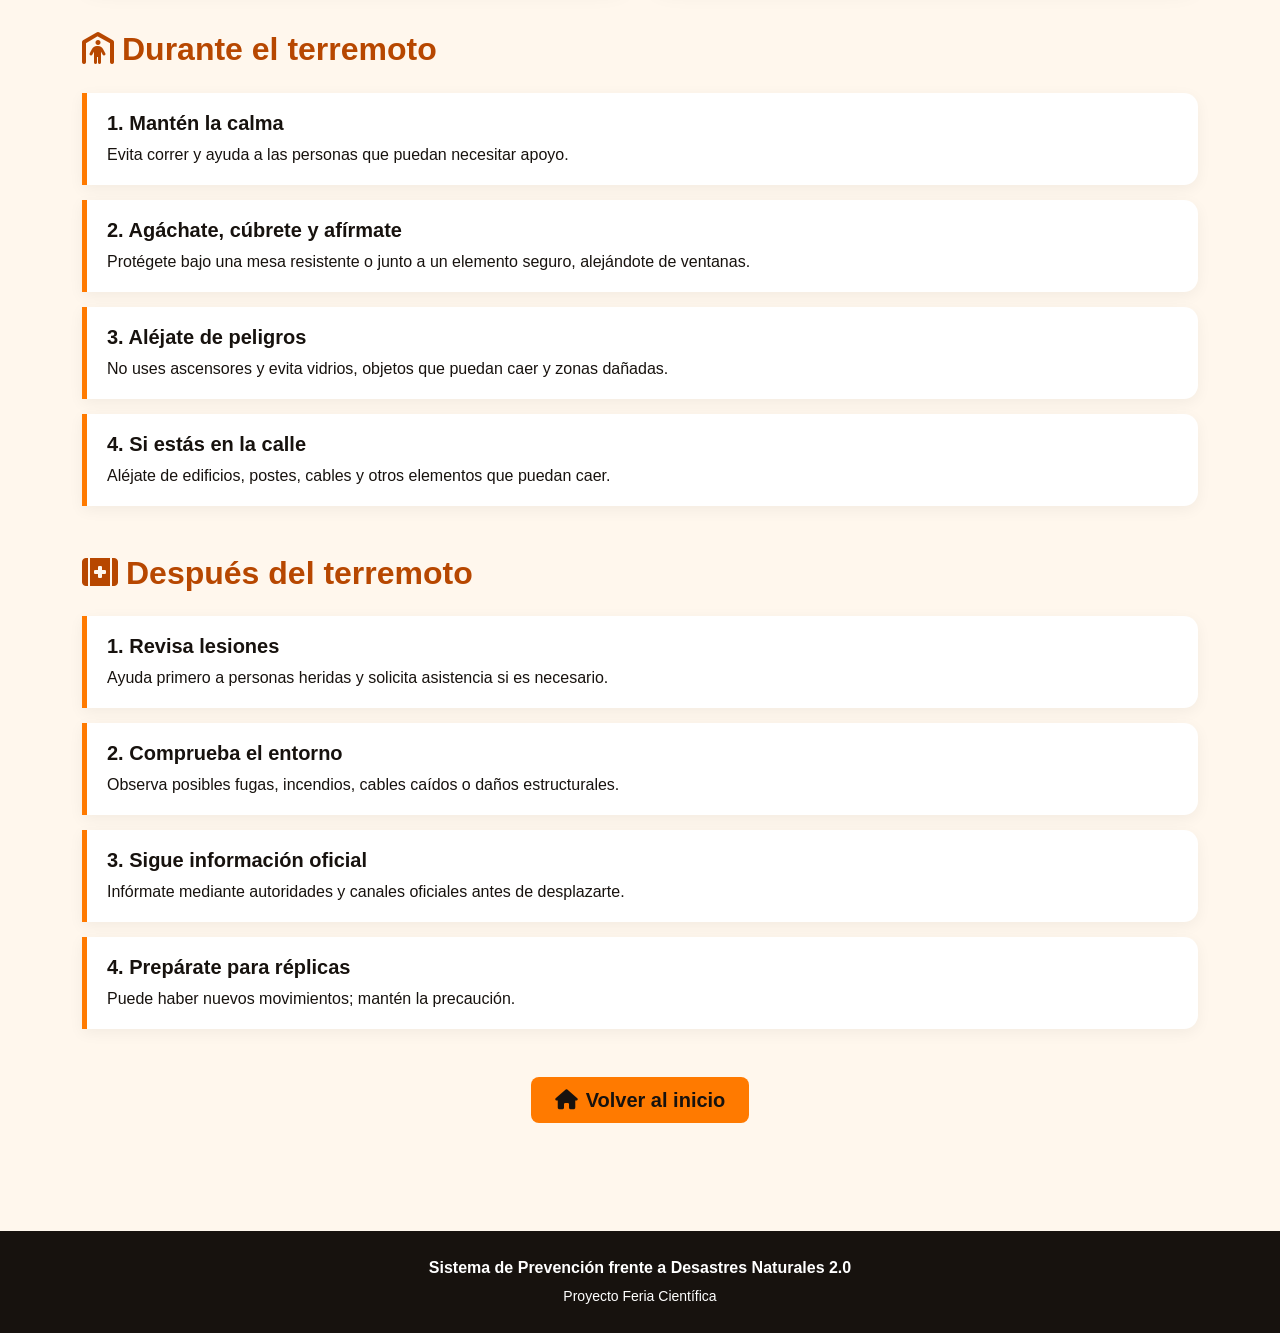
<file: paginas/terremotos.html>
<!DOCTYPE html>
<html lang="es">
<head>
<meta charset="UTF-8">
<meta name="viewport" content="width=device-width, initial-scale=1.0">
<title>Terremotos | Sistema de Prevención</title>
<link href="https://cdn.jsdelivr.net/npm/bootstrap@5.3.8/dist/css/bootstrap.min.css" rel="stylesheet">
<link href="https://cdnjs.cloudflare.com/ajax/libs/font-awesome/6.7.2/css/all.min.css" rel="stylesheet">
<link rel="stylesheet" href="../estilo.css">
<style>
body{background:#fff7ed;color:#17120e;font-family:Arial,sans-serif}
.navbar{background:#17120e!important}
.navbar-brand,.nav-link{color:#fff!important}
.nav-link:hover{color:#ff7a00!important}
.hero{background:linear-gradient(135deg,#b74700,#17120e);color:#fff;padding:70px 20px;border-radius:0 0 35px 35px}
.hero i{font-size:55px;color:#ff7a00;margin-bottom:18px}
.section-title{font-weight:800;color:#b74700}
.info-card{height:100%;border:0;border-radius:18px;box-shadow:0 8px 25px #00000012;background:#fff;padding:25px}
.info-card i{font-size:32px;color:#ff7a00;margin-bottom:15px}
.warning{background:#17120e;color:#fff;border-left:7px solid #ff7a00;border-radius:15px;padding:22px}
.step{border-left:5px solid #ff7a00;background:#fff;padding:18px 20px;margin-bottom:15px;border-radius:0 14px 14px 0;box-shadow:0 4px 15px #0000000d}
footer{background:#17120e;color:#fff;margin-top:60px;padding:25px}
.btn-orange{background:#ff7a00;color:#17120e;font-weight:700;border:0}
.btn-orange:hover{background:#b74700;color:#fff}
</style>
</head>
<body>
<nav class="navbar navbar-expand-lg">
<div class="container">
<a class="navbar-brand fw-bold" href="../index.html"><i class="fa-solid fa-shield-halved me-2"></i>Prevención 2.0</a>
<button class="navbar-toggler bg-light" type="button" data-bs-toggle="collapse" data-bs-target="#menu"><span class="navbar-toggler-icon"></span></button>
<div class="collapse navbar-collapse" id="menu">
<ul class="navbar-nav ms-auto">
<li class="nav-item"><a class="nav-link" href="../index.html">Inicio</a></li>
<li class="nav-item"><a class="nav-link" href="terremotos.html">Terremotos</a></li>
<li class="nav-item"><a class="nav-link" href="tsunamis.html">Tsunamis</a></li>
<li class="nav-item"><a class="nav-link" href="incendios.html">Incendios</a></li>
<li class="nav-item"><a class="nav-link" href="inundaciones.html">Inundaciones</a></li>
<li class="nav-item"><a class="nav-link" href="aluviones.html">Aluviones</a></li>
<li class="nav-item"><a class="nav-link" href="volcanes.html">Volcanes</a></li>
<li class="nav-item"><a class="nav-link" href="tormentas.html">Tormentas</a></li>
<li class="nav-item"><a class="nav-link" href="emergencias.html">Emergencias</a></li>
</ul></div></div></nav>

<header class="hero text-center">
<div class="container">
<i class="fa-solid fa-house-crack"></i>
<h1 class="display-4 fw-bold">Terremotos</h1>
<p class="lead mb-0">Qué hacer antes, durante y después de un terremoto</p>
</div>
</header>
<main class="container py-5">
<div class="warning mb-5"><strong><i class="fa-solid fa-circle-info me-2"></i>Información importante:</strong> Chile es un país sísmico. Prepararse con anticipación ayuda a reducir lesiones y daños.</div>

<section class="mb-5">
<h2 class="section-title mb-4"><i class="fa-solid fa-earth-americas me-2"></i>¿Qué es un terremoto?</h2>
<p>Es un movimiento repentino de la corteza terrestre producido por la liberación de energía acumulada. La intensidad de sus efectos depende, entre otros factores, de la ubicación, profundidad y características del terreno y las construcciones.</p>
</section>

<section class="mb-5">
<h2 class="section-title mb-4"><i class="fa-solid fa-person-circle-check me-2"></i>Antes del terremoto</h2>
<div class="row g-4"><div class="col-md-6"><div class="info-card"><i class="fa-solid Prepara tu hogar"></i><h4>fa-house</h4><p>Identifica lugares seguros y mantén despejadas las salidas.</p></div></div><div class="col-md-6"><div class="info-card"><i class="fa-solid Mochila de emergencia"></i><h4>fa-suitcase-medical</h4><p>Ten agua, alimentos, linterna, botiquín, documentos y medios de comunicación.</p></div></div><div class="col-md-6"><div class="info-card"><i class="fa-solid Plan familiar"></i><h4>fa-people-group</h4><p>Acuerden un punto de encuentro y cómo comunicarse.</p></div></div><div class="col-md-6"><div class="info-card"><i class="fa-solid Objetos peligrosos"></i><h4>fa-triangle-exclamation</h4><p>Fija muebles pesados y evita dejar objetos que puedan caer.</p></div></div></div>
</section>

<section class="mb-5">
<h2 class="section-title mb-4"><i class="fa-solid fa-person-shelter me-2"></i>Durante el terremoto</h2>
<div class="step"><h5 class="fw-bold">1. Mantén la calma</h5><p class="mb-0">Evita correr y ayuda a las personas que puedan necesitar apoyo.</p></div><div class="step"><h5 class="fw-bold">2. Agáchate, cúbrete y afírmate</h5><p class="mb-0">Protégete bajo una mesa resistente o junto a un elemento seguro, alejándote de ventanas.</p></div><div class="step"><h5 class="fw-bold">3. Aléjate de peligros</h5><p class="mb-0">No uses ascensores y evita vidrios, objetos que puedan caer y zonas dañadas.</p></div><div class="step"><h5 class="fw-bold">4. Si estás en la calle</h5><p class="mb-0">Aléjate de edificios, postes, cables y otros elementos que puedan caer.</p></div>
</section>

<section class="mb-5">
<h2 class="section-title mb-4"><i class="fa-solid fa-kit-medical me-2"></i>Después del terremoto</h2>
<div class="step"><h5 class="fw-bold">1. Revisa lesiones</h5><p class="mb-0">Ayuda primero a personas heridas y solicita asistencia si es necesario.</p></div><div class="step"><h5 class="fw-bold">2. Comprueba el entorno</h5><p class="mb-0">Observa posibles fugas, incendios, cables caídos o daños estructurales.</p></div><div class="step"><h5 class="fw-bold">3. Sigue información oficial</h5><p class="mb-0">Infórmate mediante autoridades y canales oficiales antes de desplazarte.</p></div><div class="step"><h5 class="fw-bold">4. Prepárate para réplicas</h5><p class="mb-0">Puede haber nuevos movimientos; mantén la precaución.</p></div>
</section>

<div class="text-center mt-5">
<a href="../index.html" class="btn btn-orange btn-lg px-4"><i class="fa-solid fa-house me-2"></i>Volver al inicio</a>
</div>
</main>
<footer class="text-center"><p class="mb-1 fw-bold">Sistema de Prevención frente a Desastres Naturales 2.0</p><small>Proyecto Feria Científica</small></footer>
<script src="https://cdn.jsdelivr.net/npm/bootstrap@5.3.8/dist/js/bootstrap.bundle.min.js"></script>
</body></html>
</file>
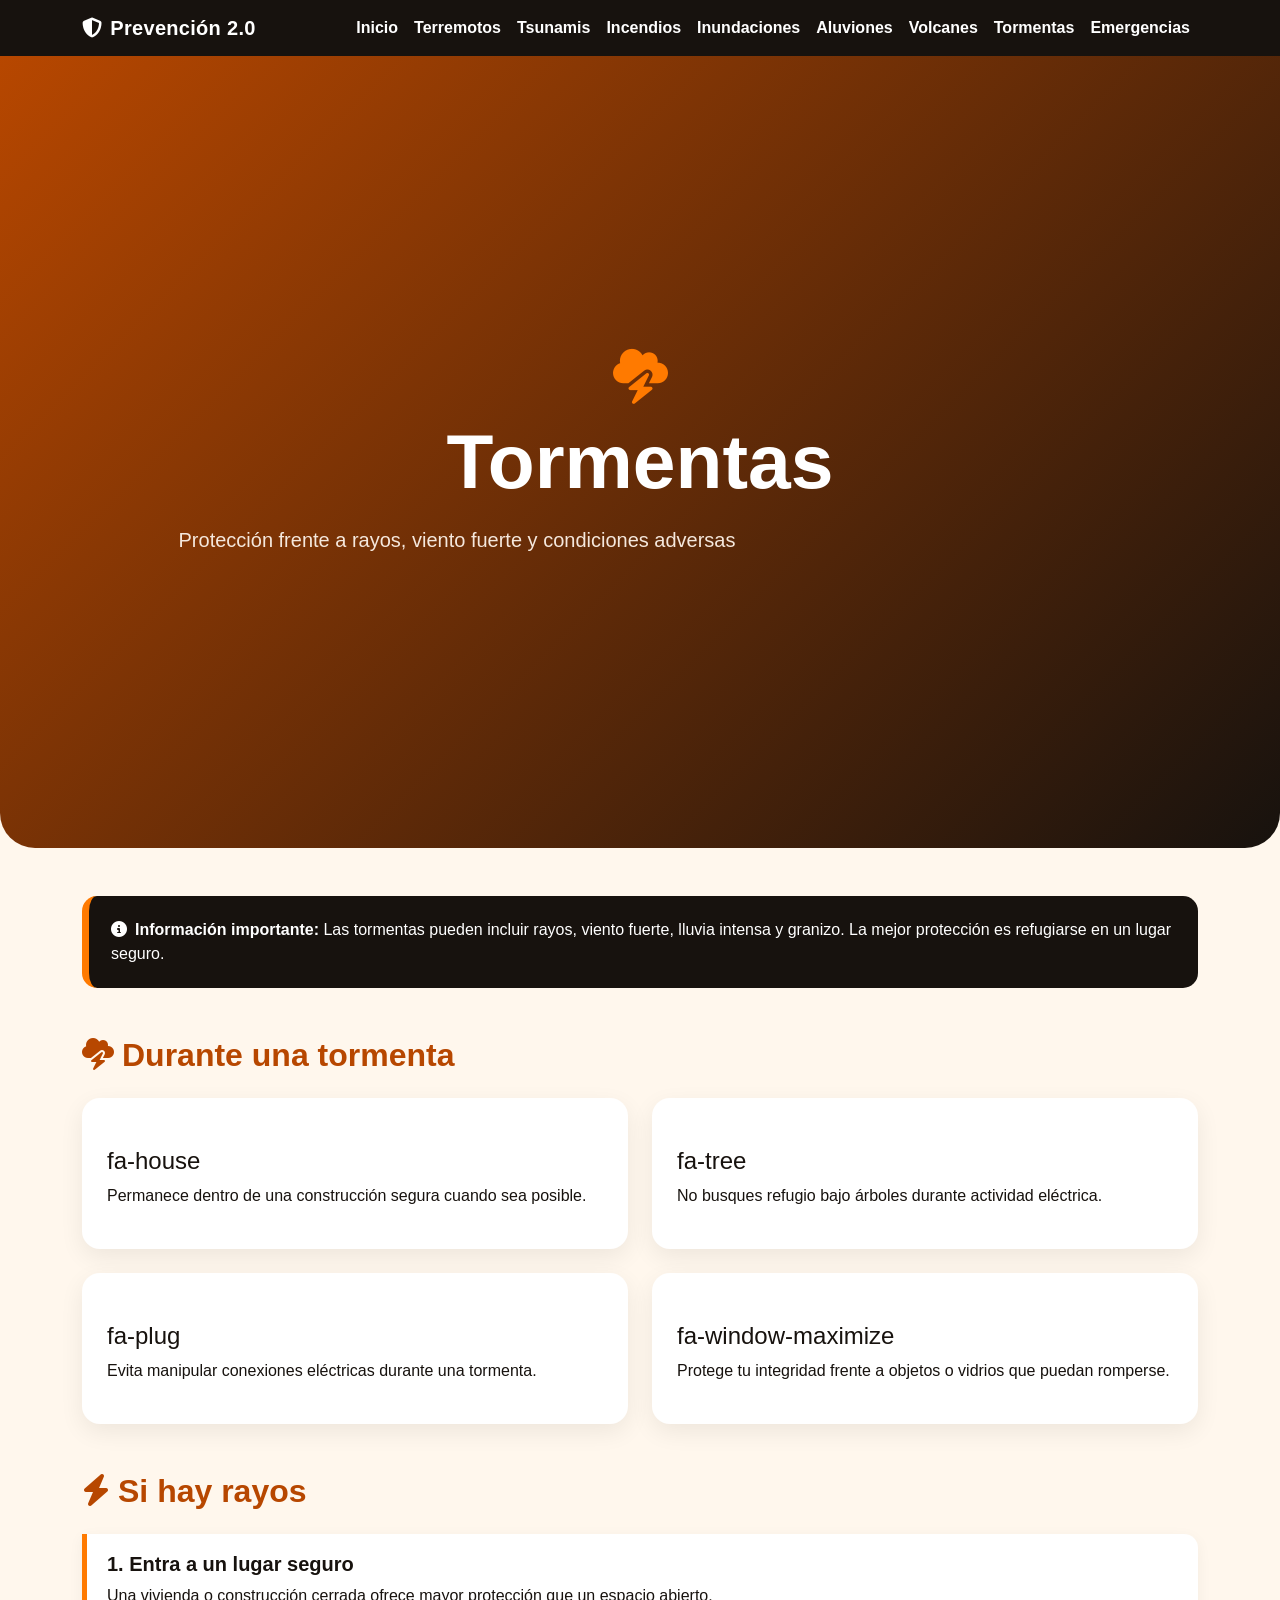
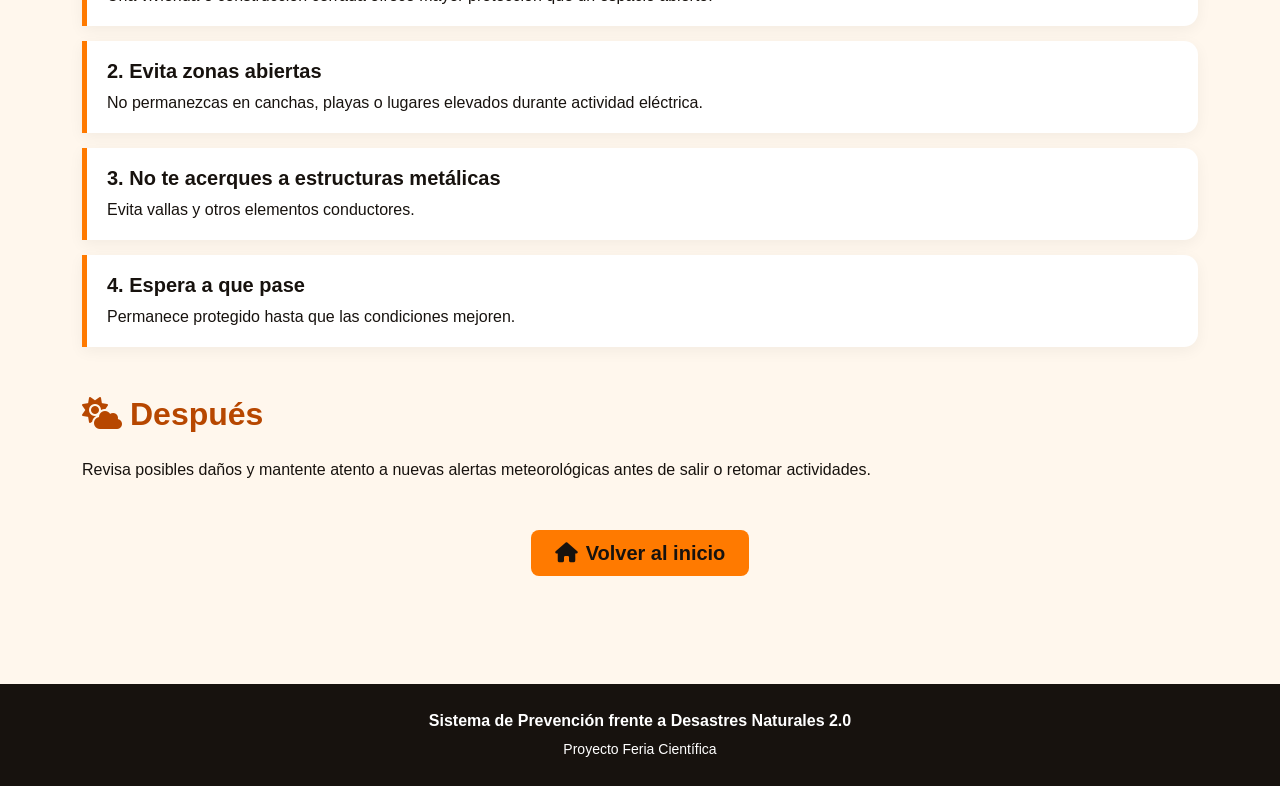
<file: paginas/tormentas.html>
<!DOCTYPE html>
<html lang="es">
<head>
<meta charset="UTF-8">
<meta name="viewport" content="width=device-width, initial-scale=1.0">
<title>Tormentas | Sistema de Prevención</title>
<link href="https://cdn.jsdelivr.net/npm/bootstrap@5.3.8/dist/css/bootstrap.min.css" rel="stylesheet">
<link href="https://cdnjs.cloudflare.com/ajax/libs/font-awesome/6.7.2/css/all.min.css" rel="stylesheet">
<link rel="stylesheet" href="../estilo.css">
<style>
body{background:#fff7ed;color:#17120e;font-family:Arial,sans-serif}
.navbar{background:#17120e!important}
.navbar-brand,.nav-link{color:#fff!important}
.nav-link:hover{color:#ff7a00!important}
.hero{background:linear-gradient(135deg,#b74700,#17120e);color:#fff;padding:70px 20px;border-radius:0 0 35px 35px}
.hero i{font-size:55px;color:#ff7a00;margin-bottom:18px}
.section-title{font-weight:800;color:#b74700}
.info-card{height:100%;border:0;border-radius:18px;box-shadow:0 8px 25px #00000012;background:#fff;padding:25px}
.info-card i{font-size:32px;color:#ff7a00;margin-bottom:15px}
.warning{background:#17120e;color:#fff;border-left:7px solid #ff7a00;border-radius:15px;padding:22px}
.step{border-left:5px solid #ff7a00;background:#fff;padding:18px 20px;margin-bottom:15px;border-radius:0 14px 14px 0;box-shadow:0 4px 15px #0000000d}
footer{background:#17120e;color:#fff;margin-top:60px;padding:25px}
.btn-orange{background:#ff7a00;color:#17120e;font-weight:700;border:0}
.btn-orange:hover{background:#b74700;color:#fff}
</style>
</head>
<body>
<nav class="navbar navbar-expand-lg">
<div class="container">
<a class="navbar-brand fw-bold" href="../index.html"><i class="fa-solid fa-shield-halved me-2"></i>Prevención 2.0</a>
<button class="navbar-toggler bg-light" type="button" data-bs-toggle="collapse" data-bs-target="#menu"><span class="navbar-toggler-icon"></span></button>
<div class="collapse navbar-collapse" id="menu">
<ul class="navbar-nav ms-auto">
<li class="nav-item"><a class="nav-link" href="../index.html">Inicio</a></li>
<li class="nav-item"><a class="nav-link" href="terremotos.html">Terremotos</a></li>
<li class="nav-item"><a class="nav-link" href="tsunamis.html">Tsunamis</a></li>
<li class="nav-item"><a class="nav-link" href="incendios.html">Incendios</a></li>
<li class="nav-item"><a class="nav-link" href="inundaciones.html">Inundaciones</a></li>
<li class="nav-item"><a class="nav-link" href="aluviones.html">Aluviones</a></li>
<li class="nav-item"><a class="nav-link" href="volcanes.html">Volcanes</a></li>
<li class="nav-item"><a class="nav-link" href="tormentas.html">Tormentas</a></li>
<li class="nav-item"><a class="nav-link" href="emergencias.html">Emergencias</a></li>
</ul></div></div></nav>

<header class="hero text-center">
<div class="container">
<i class="fa-solid fa-cloud-bolt"></i>
<h1 class="display-4 fw-bold">Tormentas</h1>
<p class="lead mb-0">Protección frente a rayos, viento fuerte y condiciones adversas</p>
</div>
</header>
<main class="container py-5">
<div class="warning mb-5"><strong><i class="fa-solid fa-circle-info me-2"></i>Información importante:</strong> Las tormentas pueden incluir rayos, viento fuerte, lluvia intensa y granizo. La mejor protección es refugiarse en un lugar seguro.</div>

<section class="mb-5">
<h2 class="section-title mb-4"><i class="fa-solid fa-cloud-bolt me-2"></i>Durante una tormenta</h2>
<div class="row g-4"><div class="col-md-6"><div class="info-card"><i class="fa-solid Busca refugio"></i><h4>fa-house</h4><p>Permanece dentro de una construcción segura cuando sea posible.</p></div></div><div class="col-md-6"><div class="info-card"><i class="fa-solid Evita árboles aislados"></i><h4>fa-tree</h4><p>No busques refugio bajo árboles durante actividad eléctrica.</p></div></div><div class="col-md-6"><div class="info-card"><i class="fa-solid Desconecta equipos si es seguro"></i><h4>fa-plug</h4><p>Evita manipular conexiones eléctricas durante una tormenta.</p></div></div><div class="col-md-6"><div class="info-card"><i class="fa-solid Aléjate de ventanas"></i><h4>fa-window-maximize</h4><p>Protege tu integridad frente a objetos o vidrios que puedan romperse.</p></div></div></div>
</section>

<section class="mb-5">
<h2 class="section-title mb-4"><i class="fa-solid fa-bolt me-2"></i>Si hay rayos</h2>
<div class="step"><h5 class="fw-bold">1. Entra a un lugar seguro</h5><p class="mb-0">Una vivienda o construcción cerrada ofrece mayor protección que un espacio abierto.</p></div><div class="step"><h5 class="fw-bold">2. Evita zonas abiertas</h5><p class="mb-0">No permanezcas en canchas, playas o lugares elevados durante actividad eléctrica.</p></div><div class="step"><h5 class="fw-bold">3. No te acerques a estructuras metálicas</h5><p class="mb-0">Evita vallas y otros elementos conductores.</p></div><div class="step"><h5 class="fw-bold">4. Espera a que pase</h5><p class="mb-0">Permanece protegido hasta que las condiciones mejoren.</p></div>
</section>

<section class="mb-5">
<h2 class="section-title mb-4"><i class="fa-solid fa-cloud-sun me-2"></i>Después</h2>
<p>Revisa posibles daños y mantente atento a nuevas alertas meteorológicas antes de salir o retomar actividades.</p>
</section>

<div class="text-center mt-5">
<a href="../index.html" class="btn btn-orange btn-lg px-4"><i class="fa-solid fa-house me-2"></i>Volver al inicio</a>
</div>
</main>
<footer class="text-center"><p class="mb-1 fw-bold">Sistema de Prevención frente a Desastres Naturales 2.0</p><small>Proyecto Feria Científica</small></footer>
<script src="https://cdn.jsdelivr.net/npm/bootstrap@5.3.8/dist/js/bootstrap.bundle.min.js"></script>
</body></html>
</file>
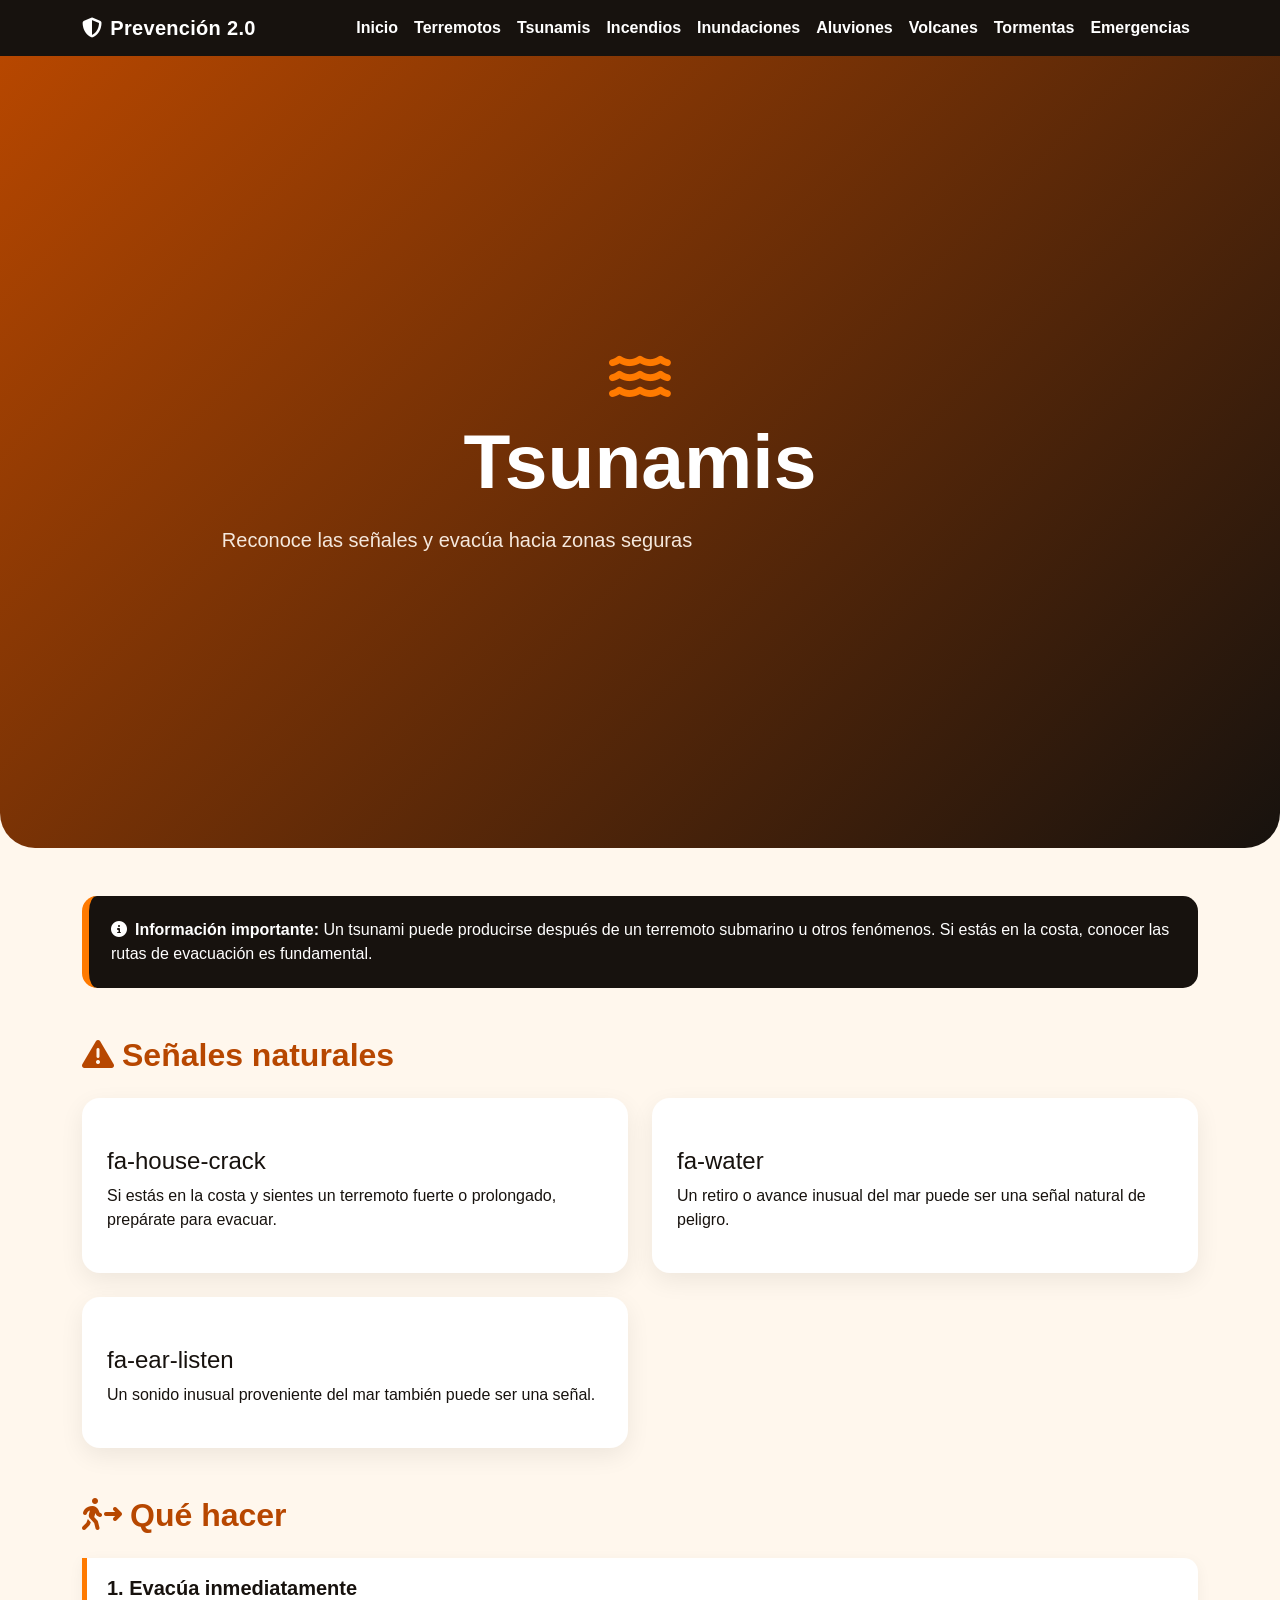
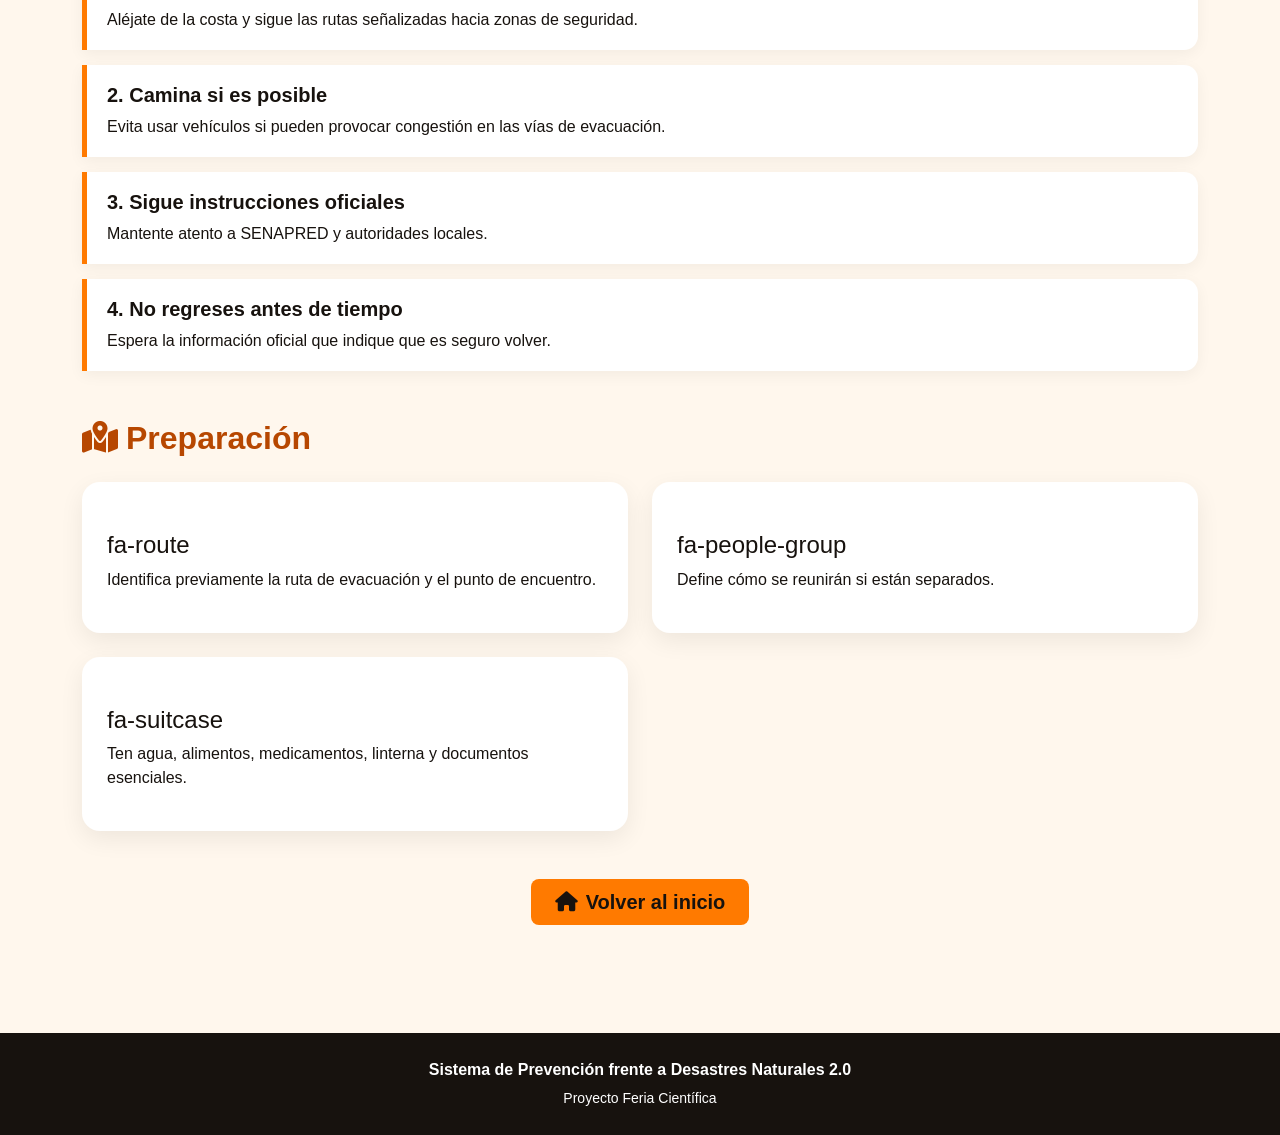
<file: paginas/tsunamis.html>
<!DOCTYPE html>
<html lang="es">
<head>
<meta charset="UTF-8">
<meta name="viewport" content="width=device-width, initial-scale=1.0">
<title>Tsunamis | Sistema de Prevención</title>
<link href="https://cdn.jsdelivr.net/npm/bootstrap@5.3.8/dist/css/bootstrap.min.css" rel="stylesheet">
<link href="https://cdnjs.cloudflare.com/ajax/libs/font-awesome/6.7.2/css/all.min.css" rel="stylesheet">
<link rel="stylesheet" href="../estilo.css">
<style>
body{background:#fff7ed;color:#17120e;font-family:Arial,sans-serif}
.navbar{background:#17120e!important}
.navbar-brand,.nav-link{color:#fff!important}
.nav-link:hover{color:#ff7a00!important}
.hero{background:linear-gradient(135deg,#b74700,#17120e);color:#fff;padding:70px 20px;border-radius:0 0 35px 35px}
.hero i{font-size:55px;color:#ff7a00;margin-bottom:18px}
.section-title{font-weight:800;color:#b74700}
.info-card{height:100%;border:0;border-radius:18px;box-shadow:0 8px 25px #00000012;background:#fff;padding:25px}
.info-card i{font-size:32px;color:#ff7a00;margin-bottom:15px}
.warning{background:#17120e;color:#fff;border-left:7px solid #ff7a00;border-radius:15px;padding:22px}
.step{border-left:5px solid #ff7a00;background:#fff;padding:18px 20px;margin-bottom:15px;border-radius:0 14px 14px 0;box-shadow:0 4px 15px #0000000d}
footer{background:#17120e;color:#fff;margin-top:60px;padding:25px}
.btn-orange{background:#ff7a00;color:#17120e;font-weight:700;border:0}
.btn-orange:hover{background:#b74700;color:#fff}
</style>
</head>
<body>
<nav class="navbar navbar-expand-lg">
<div class="container">
<a class="navbar-brand fw-bold" href="../index.html"><i class="fa-solid fa-shield-halved me-2"></i>Prevención 2.0</a>
<button class="navbar-toggler bg-light" type="button" data-bs-toggle="collapse" data-bs-target="#menu"><span class="navbar-toggler-icon"></span></button>
<div class="collapse navbar-collapse" id="menu">
<ul class="navbar-nav ms-auto">
<li class="nav-item"><a class="nav-link" href="../index.html">Inicio</a></li>
<li class="nav-item"><a class="nav-link" href="terremotos.html">Terremotos</a></li>
<li class="nav-item"><a class="nav-link" href="tsunamis.html">Tsunamis</a></li>
<li class="nav-item"><a class="nav-link" href="incendios.html">Incendios</a></li>
<li class="nav-item"><a class="nav-link" href="inundaciones.html">Inundaciones</a></li>
<li class="nav-item"><a class="nav-link" href="aluviones.html">Aluviones</a></li>
<li class="nav-item"><a class="nav-link" href="volcanes.html">Volcanes</a></li>
<li class="nav-item"><a class="nav-link" href="tormentas.html">Tormentas</a></li>
<li class="nav-item"><a class="nav-link" href="emergencias.html">Emergencias</a></li>
</ul></div></div></nav>

<header class="hero text-center">
<div class="container">
<i class="fa-solid fa-water"></i>
<h1 class="display-4 fw-bold">Tsunamis</h1>
<p class="lead mb-0">Reconoce las señales y evacúa hacia zonas seguras</p>
</div>
</header>
<main class="container py-5">
<div class="warning mb-5"><strong><i class="fa-solid fa-circle-info me-2"></i>Información importante:</strong> Un tsunami puede producirse después de un terremoto submarino u otros fenómenos. Si estás en la costa, conocer las rutas de evacuación es fundamental.</div>

<section class="mb-5">
<h2 class="section-title mb-4"><i class="fa-solid fa-triangle-exclamation me-2"></i>Señales naturales</h2>
<div class="row g-4"><div class="col-md-6"><div class="info-card"><i class="fa-solid Sismo fuerte o prolongado"></i><h4>fa-house-crack</h4><p>Si estás en la costa y sientes un terremoto fuerte o prolongado, prepárate para evacuar.</p></div></div><div class="col-md-6"><div class="info-card"><i class="fa-solid El mar cambia rápidamente"></i><h4>fa-water</h4><p>Un retiro o avance inusual del mar puede ser una señal natural de peligro.</p></div></div><div class="col-md-6"><div class="info-card"><i class="fa-solid Ruido extraño"></i><h4>fa-ear-listen</h4><p>Un sonido inusual proveniente del mar también puede ser una señal.</p></div></div></div>
</section>

<section class="mb-5">
<h2 class="section-title mb-4"><i class="fa-solid fa-person-walking-arrow-right me-2"></i>Qué hacer</h2>
<div class="step"><h5 class="fw-bold">1. Evacúa inmediatamente</h5><p class="mb-0">Aléjate de la costa y sigue las rutas señalizadas hacia zonas de seguridad.</p></div><div class="step"><h5 class="fw-bold">2. Camina si es posible</h5><p class="mb-0">Evita usar vehículos si pueden provocar congestión en las vías de evacuación.</p></div><div class="step"><h5 class="fw-bold">3. Sigue instrucciones oficiales</h5><p class="mb-0">Mantente atento a SENAPRED y autoridades locales.</p></div><div class="step"><h5 class="fw-bold">4. No regreses antes de tiempo</h5><p class="mb-0">Espera la información oficial que indique que es seguro volver.</p></div>
</section>

<section class="mb-5">
<h2 class="section-title mb-4"><i class="fa-solid fa-map-location-dot me-2"></i>Preparación</h2>
<div class="row g-4"><div class="col-md-6"><div class="info-card"><i class="fa-solid Conoce tu ruta"></i><h4>fa-route</h4><p>Identifica previamente la ruta de evacuación y el punto de encuentro.</p></div></div><div class="col-md-6"><div class="info-card"><i class="fa-solid Plan familiar"></i><h4>fa-people-group</h4><p>Define cómo se reunirán si están separados.</p></div></div><div class="col-md-6"><div class="info-card"><i class="fa-solid Mochila"></i><h4>fa-suitcase</h4><p>Ten agua, alimentos, medicamentos, linterna y documentos esenciales.</p></div></div></div>
</section>

<div class="text-center mt-5">
<a href="../index.html" class="btn btn-orange btn-lg px-4"><i class="fa-solid fa-house me-2"></i>Volver al inicio</a>
</div>
</main>
<footer class="text-center"><p class="mb-1 fw-bold">Sistema de Prevención frente a Desastres Naturales 2.0</p><small>Proyecto Feria Científica</small></footer>
<script src="https://cdn.jsdelivr.net/npm/bootstrap@5.3.8/dist/js/bootstrap.bundle.min.js"></script>
</body></html>
</file>
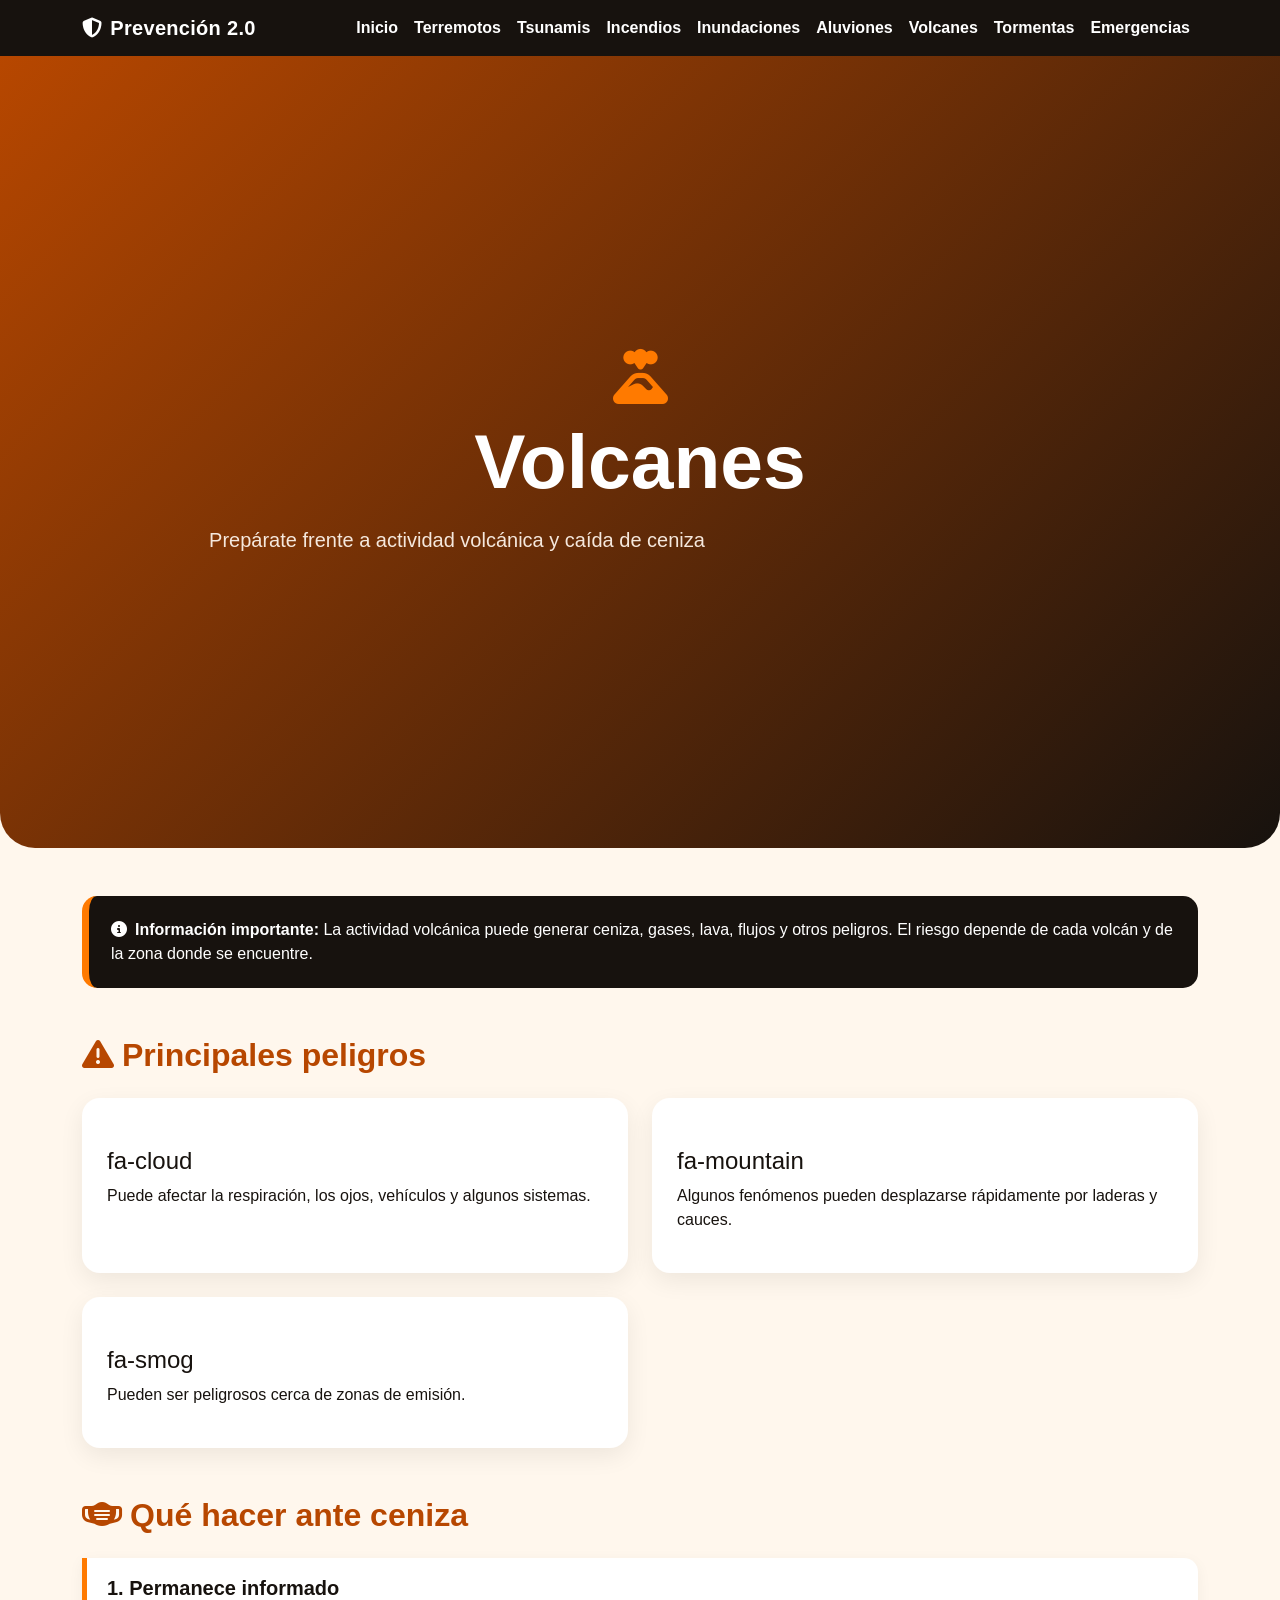
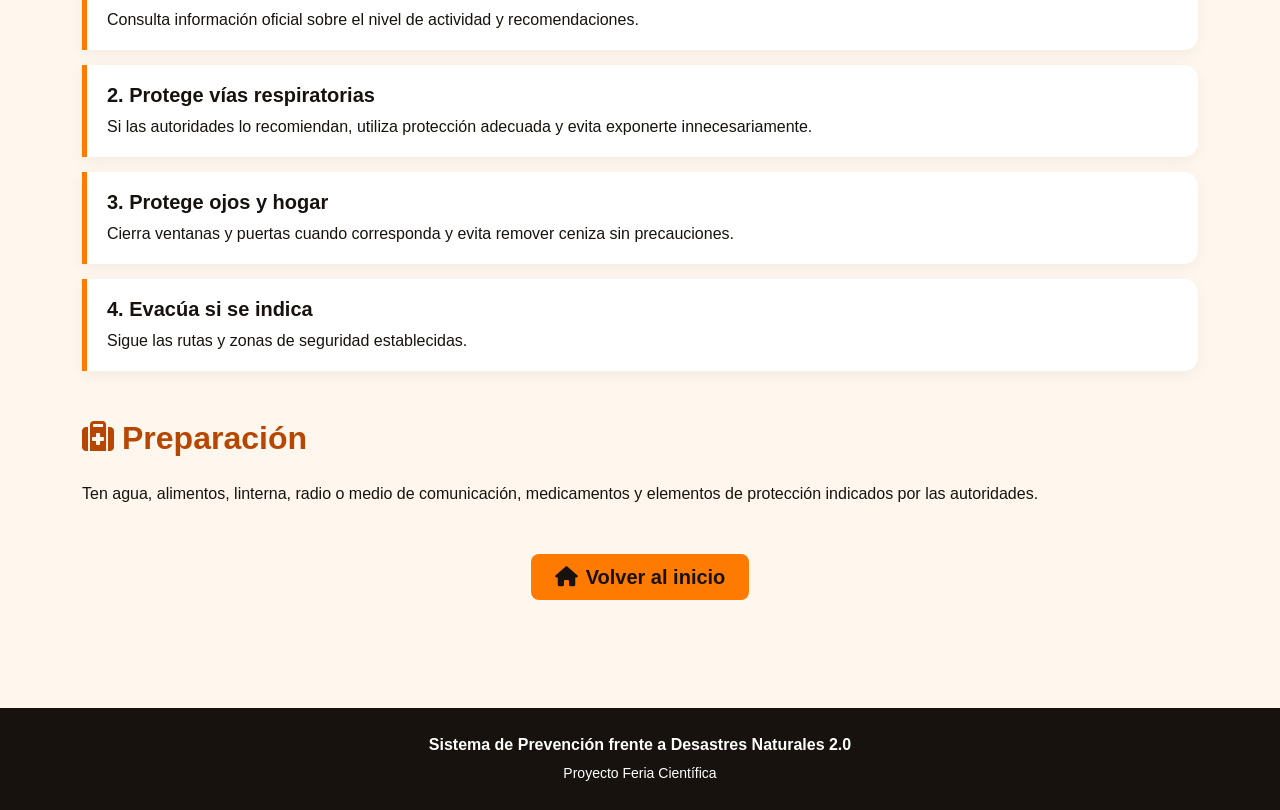
<file: paginas/volcanes.html>
<!DOCTYPE html>
<html lang="es">
<head>
<meta charset="UTF-8">
<meta name="viewport" content="width=device-width, initial-scale=1.0">
<title>Volcanes | Sistema de Prevención</title>
<link href="https://cdn.jsdelivr.net/npm/bootstrap@5.3.8/dist/css/bootstrap.min.css" rel="stylesheet">
<link href="https://cdnjs.cloudflare.com/ajax/libs/font-awesome/6.7.2/css/all.min.css" rel="stylesheet">
<link rel="stylesheet" href="../estilo.css">
<style>
body{background:#fff7ed;color:#17120e;font-family:Arial,sans-serif}
.navbar{background:#17120e!important}
.navbar-brand,.nav-link{color:#fff!important}
.nav-link:hover{color:#ff7a00!important}
.hero{background:linear-gradient(135deg,#b74700,#17120e);color:#fff;padding:70px 20px;border-radius:0 0 35px 35px}
.hero i{font-size:55px;color:#ff7a00;margin-bottom:18px}
.section-title{font-weight:800;color:#b74700}
.info-card{height:100%;border:0;border-radius:18px;box-shadow:0 8px 25px #00000012;background:#fff;padding:25px}
.info-card i{font-size:32px;color:#ff7a00;margin-bottom:15px}
.warning{background:#17120e;color:#fff;border-left:7px solid #ff7a00;border-radius:15px;padding:22px}
.step{border-left:5px solid #ff7a00;background:#fff;padding:18px 20px;margin-bottom:15px;border-radius:0 14px 14px 0;box-shadow:0 4px 15px #0000000d}
footer{background:#17120e;color:#fff;margin-top:60px;padding:25px}
.btn-orange{background:#ff7a00;color:#17120e;font-weight:700;border:0}
.btn-orange:hover{background:#b74700;color:#fff}
</style>
</head>
<body>
<nav class="navbar navbar-expand-lg">
<div class="container">
<a class="navbar-brand fw-bold" href="../index.html"><i class="fa-solid fa-shield-halved me-2"></i>Prevención 2.0</a>
<button class="navbar-toggler bg-light" type="button" data-bs-toggle="collapse" data-bs-target="#menu"><span class="navbar-toggler-icon"></span></button>
<div class="collapse navbar-collapse" id="menu">
<ul class="navbar-nav ms-auto">
<li class="nav-item"><a class="nav-link" href="../index.html">Inicio</a></li>
<li class="nav-item"><a class="nav-link" href="terremotos.html">Terremotos</a></li>
<li class="nav-item"><a class="nav-link" href="tsunamis.html">Tsunamis</a></li>
<li class="nav-item"><a class="nav-link" href="incendios.html">Incendios</a></li>
<li class="nav-item"><a class="nav-link" href="inundaciones.html">Inundaciones</a></li>
<li class="nav-item"><a class="nav-link" href="aluviones.html">Aluviones</a></li>
<li class="nav-item"><a class="nav-link" href="volcanes.html">Volcanes</a></li>
<li class="nav-item"><a class="nav-link" href="tormentas.html">Tormentas</a></li>
<li class="nav-item"><a class="nav-link" href="emergencias.html">Emergencias</a></li>
</ul></div></div></nav>

<header class="hero text-center">
<div class="container">
<i class="fa-solid fa-volcano"></i>
<h1 class="display-4 fw-bold">Volcanes</h1>
<p class="lead mb-0">Prepárate frente a actividad volcánica y caída de ceniza</p>
</div>
</header>
<main class="container py-5">
<div class="warning mb-5"><strong><i class="fa-solid fa-circle-info me-2"></i>Información importante:</strong> La actividad volcánica puede generar ceniza, gases, lava, flujos y otros peligros. El riesgo depende de cada volcán y de la zona donde se encuentre.</div>

<section class="mb-5">
<h2 class="section-title mb-4"><i class="fa-solid fa-triangle-exclamation me-2"></i>Principales peligros</h2>
<div class="row g-4"><div class="col-md-6"><div class="info-card"><i class="fa-solid Ceniza volcánica"></i><h4>fa-cloud</h4><p>Puede afectar la respiración, los ojos, vehículos y algunos sistemas.</p></div></div><div class="col-md-6"><div class="info-card"><i class="fa-solid Flujos y materiales"></i><h4>fa-mountain</h4><p>Algunos fenómenos pueden desplazarse rápidamente por laderas y cauces.</p></div></div><div class="col-md-6"><div class="info-card"><i class="fa-solid Gases volcánicos"></i><h4>fa-smog</h4><p>Pueden ser peligrosos cerca de zonas de emisión.</p></div></div></div>
</section>

<section class="mb-5">
<h2 class="section-title mb-4"><i class="fa-solid fa-mask-face me-2"></i>Qué hacer ante ceniza</h2>
<div class="step"><h5 class="fw-bold">1. Permanece informado</h5><p class="mb-0">Consulta información oficial sobre el nivel de actividad y recomendaciones.</p></div><div class="step"><h5 class="fw-bold">2. Protege vías respiratorias</h5><p class="mb-0">Si las autoridades lo recomiendan, utiliza protección adecuada y evita exponerte innecesariamente.</p></div><div class="step"><h5 class="fw-bold">3. Protege ojos y hogar</h5><p class="mb-0">Cierra ventanas y puertas cuando corresponda y evita remover ceniza sin precauciones.</p></div><div class="step"><h5 class="fw-bold">4. Evacúa si se indica</h5><p class="mb-0">Sigue las rutas y zonas de seguridad establecidas.</p></div>
</section>

<section class="mb-5">
<h2 class="section-title mb-4"><i class="fa-solid fa-suitcase-medical me-2"></i>Preparación</h2>
<p>Ten agua, alimentos, linterna, radio o medio de comunicación, medicamentos y elementos de protección indicados por las autoridades.</p>
</section>

<div class="text-center mt-5">
<a href="../index.html" class="btn btn-orange btn-lg px-4"><i class="fa-solid fa-house me-2"></i>Volver al inicio</a>
</div>
</main>
<footer class="text-center"><p class="mb-1 fw-bold">Sistema de Prevención frente a Desastres Naturales 2.0</p><small>Proyecto Feria Científica</small></footer>
<script src="https://cdn.jsdelivr.net/npm/bootstrap@5.3.8/dist/js/bootstrap.bundle.min.js"></script>
</body></html>
</file>
<file: estilo.css>
/* =========================================================
   SISTEMA DE PREVENCIÓN FRENTE A DESASTRES NATURALES 2.0
   CSS propio + Bootstrap
   ========================================================= */

:root {
    --naranja: #ff7a00;
    --naranja-oscuro: #b74700;
    --fondo: #fff7ed;
    --oscuro: #17120e;
    --oscuro-2: #241b15;
    --blanco: #ffffff;
    --gris: #6b625c;
}

html {
    scroll-behavior: smooth;
}

body {
    margin: 0;
    font-family: Arial, Helvetica, sans-serif;
    background: var(--fondo);
    color: #17120e;
}

/* NAVBAR */

.navbar-custom {
    background: #15100c;
    border-bottom: 2px solid var(--naranja);
}

.navbar-brand {
    letter-spacing: .3px;
}

.nav-link {
    font-weight: 600;
}

.nav-link:hover {
    color: #ff9b45 !important;
}

/* PORTADA */

.hero {
    min-height: 88vh;
    display: flex;
    align-items: center;
    background:
        linear-gradient(rgba(25, 12, 4, .72), rgba(25, 12, 4, .88)),
        radial-gradient(circle at 20% 20%, #ff8a00, #35180a 55%, #100c09);
    color: white;
}

.hero-box {
    max-width: 850px;
    padding: 55px 0;
}

.hero h1 {
    font-size: clamp(2.4rem, 6vw, 5rem);
    font-weight: 900;
    line-height: 1.02;
    margin-bottom: 25px;
}

.hero p {
    max-width: 750px;
    color: #f5e8dd;
}

/* SECCIONES */

.section-padding {
    padding: 90px 0;
}

.section-dark {
    background: var(--oscuro);
    color: white;
}

.section-dark .section-description {
    color: #d6cbc4;
}

.section-tag {
    display: inline-block;
    color: var(--naranja-oscuro);
    font-size: .78rem;
    font-weight: 900;
    letter-spacing: 2px;
    margin-bottom: 10px;
}

.section-dark .section-tag {
    color: #ff9b45;
}

h2 {
    font-weight: 900;
}

.section-description {
    max-width: 750px;
    margin: 12px auto 0;
    color: var(--gris);
}

/* TARJETAS */

.info-card,
.disaster-card,
.dashboard-card,
.kit-card,
.emergency-card {
    border-radius: 22px;
    padding: 30px;
    transition: transform .25s ease, box-shadow .25s ease;
}

.info-card:hover,
.disaster-card:hover,
.dashboard-card:hover,
.kit-card:hover,
.emergency-card:hover {
    transform: translateY(-7px);
}

.info-card {
    background: white;
    box-shadow: 0 15px 40px rgba(60, 35, 15, .09);
    border: 1px solid #f0dfd1;
}

.icon-circle {
    width: 58px;
    height: 58px;
    border-radius: 50%;
    background: #fff0df;
    color: var(--naranja-oscuro);
    display: flex;
    align-items: center;
    justify-content: center;
    font-size: 24px;
    margin-bottom: 20px;
}

.info-card h3,
.disaster-card h3,
.kit-card h3,
.emergency-card h3 {
    font-weight: 800;
}

.disaster-card {
    background: #241913;
    border: 1px solid #50301f;
}

.disaster-card:hover {
    box-shadow: 0 15px 45px rgba(255, 122, 0, .12);
}

.disaster-icon {
    font-size: 42px;
    color: #ff9b45;
    margin-bottom: 20px;
}

.disaster-card p {
    color: #d7cbc3;
}

.dashboard-card {
    background: white;
    box-shadow: 0 15px 40px rgba(60, 35, 15, .08);
    border: 1px solid #f0dfd1;
}

.mini-icon {
    width: 48px;
    height: 48px;
    display: flex;
    align-items: center;
    justify-content: center;
    border-radius: 14px;
    background: #fff0df;
    color: var(--naranja-oscuro);
    font-size: 21px;
}

.clima-result {
    padding: 25px;
    border-radius: 15px;
    background: #fff7ed;
    min-height: 110px;
    display: flex;
    align-items: center;
}

/* RIESGO */

.risk-box {
    max-width: 800px;
    margin: auto;
    padding: 35px;
    border-radius: 25px;
    background: #241913;
    border: 1px solid #50301f;
}

.question {
    margin-bottom: 22px;
}

.question label {
    display: block;
    margin-bottom: 8px;
    font-weight: 700;
}

.question label i {
    color: #ff9b45;
    width: 25px;
}

.risk-result {
    padding: 20px;
    border-radius: 15px;
    background: #38271d;
    text-align: center;
    font-weight: 800;
    min-height: 60px;
}

.semaforo {
    display: flex;
    justify-content: center;
    gap: 15px;
}

.luz {
    width: 42px;
    height: 42px;
    border-radius: 50%;
    background: #392c24;
    border: 2px solid #665043;
    transition: .25s;
}

.luz.activa-verde {
    background: #2ecc71;
    box-shadow: 0 0 20px #2ecc71;
}

.luz.activa-amarilla {
    background: #f1c40f;
    box-shadow: 0 0 20px #f1c40f;
}

.luz.activa-roja {
    background: #e74c3c;
    box-shadow: 0 0 20px #e74c3c;
}

.luz.activa-negra {
    background: #000;
    box-shadow: 0 0 20px #777;
}

/* KIT */

.kit-card {
    background: white;
    border: 1px solid #f0dfd1;
    box-shadow: 0 12px 35px rgba(60, 35, 15, .07);
}

.kit-card i {
    font-size: 35px;
    color: var(--naranja-oscuro);
    margin-bottom: 18px;
}

/* EMERGENCIAS */

.emergency-card {
    text-align: center;
    background: #241913;
    border: 1px solid #50301f;
}

.emergency-card i {
    font-size: 40px;
    color: #ff9b45;
    margin-bottom: 15px;
}

.emergency-card h3 {
    font-size: 2.5rem;
    margin-bottom: 5px;
}

.emergency-card p {
    color: #d7cbc3;
}

.official-box {
    display: flex;
    align-items: center;
    gap: 15px;
    padding: 20px;
    border-radius: 15px;
    background: #2d2018;
    border: 1px solid #50301f;
}

.official-box > i {
    font-size: 25px;
    color: #ff9b45;
}

.official-box a {
    color: #ffad69;
    font-weight: bold;
}

/* OBJETIVO */

.objective-box {
    max-width: 850px;
    margin: auto;
    padding: 45px;
    border-radius: 25px;
    background: white;
    border-left: 7px solid var(--naranja);
    box-shadow: 0 15px 45px rgba(60, 35, 15, .08);
}

.objective-box p {
    color: #514941;
    line-height: 1.7;
}

/* FOOTER */

footer {
    background: #100c09;
    color: #d8ccc4;
    padding: 35px 0;
}

footer i {
    color: #ff9b45;
}

/* RESPONSIVE */

@media (max-width: 768px) {
    .section-padding {
        padding: 65px 0;
    }

    .hero {
        min-height: 80vh;
    }

    .hero-box {
        padding: 35px 0;
    }

    .risk-box,
    .objective-box {
        padding: 25px;
    }
}
</file>
